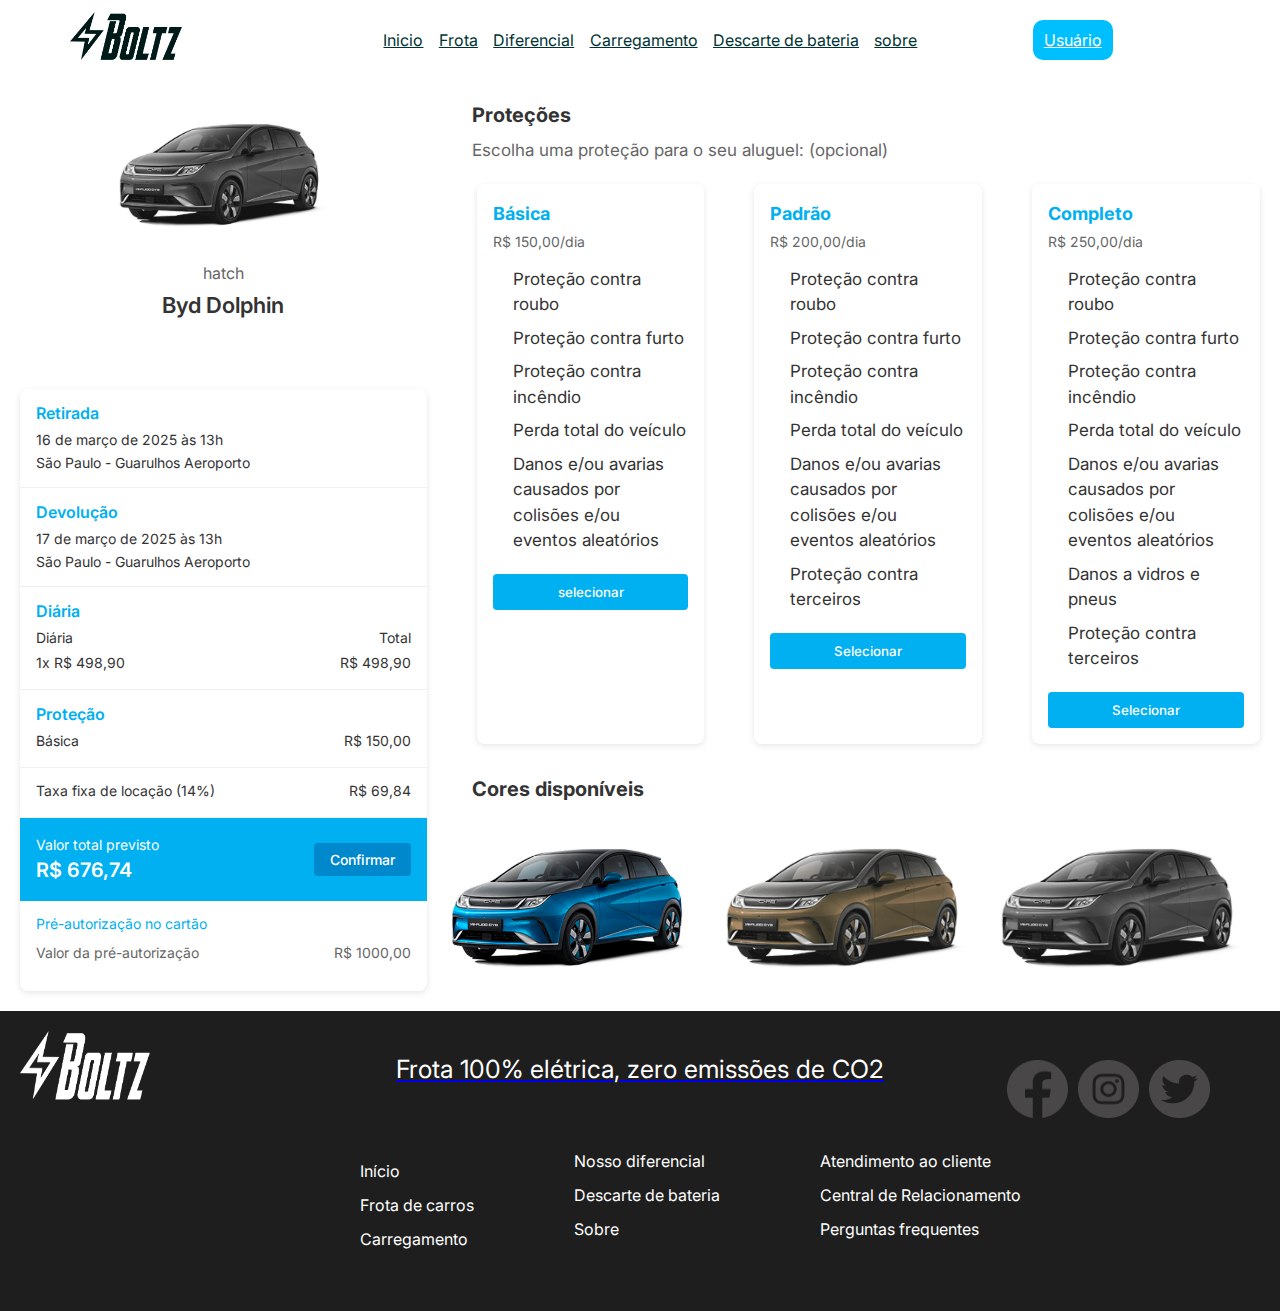
<file: aluguel.html>
<!DOCTYPE html>
<html lang="pt-br">

<head>
  <meta charset="UTF-8">
  <meta name="viewport" content="width=device-width, initial-scale=1.0">
  <link rel="stylesheet" href="css/aluguel.css">
  <title>Boltz</title>
  <script src="js/aluguel.js"></script>
</head>

<body>
  <main>
    <header>
      <div id="logo">
          <img src="imagem/LOGO-BOLTZ.png" />
      </div>
      <nav class="navbar">
        <div class="navegation">
          <a href="index.html">Inicio</a>
          <a href="uc2-frota.html">Frota</a>
          <a href="diferencial.html">Diferencial</a>
          <a href="pontosCarregamento.html">Carregamento</a>
          <a href="recicle.html">Descarte de bateria</a>
          <a href="sobre.html">sobre</a>
          <div class="login"><a href="usuario.html">Usuário</a></div>
          </div>
      </nav>
  </header>
    <div class="conteudo">

      <div class="secao-carro">
        <div class="container-imagem-carro">
          <img src="imagem/byd_preto.png" alt="Byd Dolphin" class="imagem-carro">
        </div>
        <div class="info-carro">
          <div class="tipo-carro">hatch</div>
          <div class="nome-carro">Byd Dolphin</div>
        </div>
      </div>

      <div class="cartao-aluguel">

        <div class="secao">
          <div class="titulo-retirada">Retirada</div>
          <div class="dados-secao">16 de março de 2025 às 13h</div>
          <div class="dados-secao">São Paulo - Guarulhos Aeroporto</div>
        </div>

        <div class="secao">
          <div class="titulo-devolucao">Devolução</div>
          <div class="dados-secao">17 de março de 2025 às 13h</div>
          <div class="dados-secao">São Paulo - Guarulhos Aeroporto</div>
        </div>

        <div class="secao">
          <div class="titulo-diaria">Diária</div>
          <div class="linha">
            <div class="coluna">Diária</div>
            <div class="coluna-direita">Total</div>
          </div>
          <div class="linha">
            <div class="coluna">1x R$ 498,90</div>
            <div class="coluna-direita">R$ 498,90</div>
          </div>
        </div>

        <div class="secao">
          <div class="titulo-protecao">Proteção</div>
          <div class="linha">
            <div class="coluna">Básica</div>
            <div class="coluna-direita">R$ 150,00</div>
          </div>
        </div>

        <div class="secao">
          <div class="linha">
            <div class="coluna">Taxa fixa de locação (14%)</div>
            <div class="coluna-direita">R$ 69,84</div>
          </div>
        </div>

        <div class="secao-total">
          <div class="coluna-total">
            <div class="rotulo-total">Valor total previsto</div>
            <div class="valor-total">R$ 676,74</div>
          </div>
          <button class="botao-confirmar" onclick="showModal()">Confirmar</button>
        </div>

        <div class="secao-autorizacao">
          <div class="titulo-autorizacao">Pré-autorização no cartão</div>
          <div class="linha">
            <div class="coluna">Valor da pré-autorização</div>
            <div class="coluna-direita">R$ 1000,00</div>
          </div>
        </div>
      </div>

      <div class="secao-protecoes">
        <h2>Proteções</h2>
        <p>Escolha uma proteção para o seu aluguel: (opcional)</p>

        <div class="cartoes-protecao">

          <div class="cartao-protecao">
            <div class="cabecalho-protecao">
              <h3>Básica</h3>
              <div class="preco-protecao">R$ 150,00/dia</div>
            </div>
            <div class="recursos-protecao">
              <div class="recurso-protecao">Proteção contra roubo</div>
              <div class="recurso-protecao">Proteção contra furto</div>
              <div class="recurso-protecao">Proteção contra incêndio</div>
              <div class="recurso-protecao">Perda total do veículo</div>
              <div class="recurso-protecao">Danos e/ou avarias causados por colisões e/ou eventos aleatórios</div>
            </div>
            <button class="botao-selecionar">selecionar</button>
          </div>


          <div class="cartao-protecao">
            <div class="cabecalho-protecao">
              <h3>Padrão</h3>
              <div class="preco-protecao">R$ 200,00/dia</div>
            </div>
            <div class="recursos-protecao">
              <div class="recurso-protecao">Proteção contra roubo</div>
              <div class="recurso-protecao">Proteção contra furto</div>
              <div class="recurso-protecao">Proteção contra incêndio</div>
              <div class="recurso-protecao">Perda total do veículo</div>
              <div class="recurso-protecao">Danos e/ou avarias causados por colisões e/ou eventos aleatórios</div>
              <div class="recurso-protecao">Proteção contra terceiros</div>
            </div>
            <button class="botao-selecionar">Selecionar</button>
          </div>

          <div class="cartao-protecao">
            <div class="cabecalho-protecao">
              <h3>Completo</h3>
              <div class="preco-protecao">R$ 250,00/dia</div>
            </div>
            <div class="recursos-protecao">
              <div class="recurso-protecao">Proteção contra roubo</div>
              <div class="recurso-protecao">Proteção contra furto</div>
              <div class="recurso-protecao">Proteção contra incêndio</div>
              <div class="recurso-protecao">Perda total do veículo</div>
              <div class="recurso-protecao">Danos e/ou avarias causados por colisões e/ou eventos aleatórios</div>
              <div class="recurso-protecao">Danos a vidros e pneus</div>
              <div class="recurso-protecao">Proteção contra terceiros</div>
            </div>
            <button class="botao-selecionar">Selecionar</button>
          </div>
        </div>
      
      <div class="secao-cores">
        <h2>Cores disponíveis</h2>
        <div class="opcoes-cores">
          <div class="opcao-cor">
            <img src="imagem/byd_azul.png" id="azul" alt="Byd Dolphin Azul" class="imagem-cor">
          </div>
          <div class="opcao-cor">
            <img src="imagem/byd_bronze.png" id="bronze" alt="Byd Dolphin Bronze" class="imagem-cor">
          </div>
          <div class="opcao-cor">
            <img src="imagem/byd_preto.png" id="preto" alt="Byd Dolphin Cinza" class="imagem-cor">
          </div>
        </div>
      </div>
    </div>
  </div>
  </main>
  <div class="modal" id="modal">
    <div class="modal-content">
      <h3>Formulario de Pagamento</h3>
      <div class="dados-pessoais">
        <h2>Dados Pessoais</h2>
        <form action="">
          <div class="campo">
            <label for="nome">Nome completo</label>
            <input type="text" name="nome" id="nome" required>
          </div>
          <div class="campo">
            <label for="cpf">CPF</label>
            <input type="text" name="cpf" id="cpf" required>
          </div>
          <div class="campo">
            <label for="email">Email</label>
            <input type="email" name="email" id="email" required>
          </div>
          <div class="campo">
            <label for="tel">Telefone</label>
            <input type="tel" name="tel" id="tel">
          </div>

         <h2>Informações adicionais</h2>

         <div class="check">
          <label id="hora">Na data e hora da retirada você chega por voo?</label>
          <label for="">
            <input type="radio" name="adicionais" value="sim">Sim
          </label>
            <label for="">
              <input type="radio" name="adicionais" value="nao">Não
            </label>
            <label id="hora"for="">Companhia aérea</label>
            <select name="" id="voo">
              <option selected disabled value="">Selecione</option>
              <option value="">Aerolineas Argentina</option>
              <option value="">Aeromexico</option>
              <option value="">Air Canada</option>
              <option value="">Air China</option>
              <option value="">Air Europa</option>
              <option value="">Air France</option>
              <option value="">AZUL</option>
              <option value="">BoA</option>
              <option value="">Condor</option>
              <option value="">Delta</option>
              <option value="">Emirates</option>
            </select>
            <div class="numero">
              <label for="numero">Número do voo</label>
              <input type="text" name="numero" id="numero" required>
            </div>
          </div>
          <div class="pagamento">
            <label id="opcoes">Opções de pagamento</label>
            <a href="#"><img src="imagem/cartao.png" alt="" width="200px"></a>
            <a href="#"><img src="imagem/dinheiro.png" alt="" width="200px"></a>

            <h2>Dados do Cartão</h2>
            <div class="credito">
                <div class="cartao">
                    <input type="text" placeholder="Número do cartão">
                    <input type="text" placeholder="Validade">
                    <input type="text" placeholder="Nome do titular">
                    <input type="text" placeholder="CVV">
                </div>
            </div>
            <div class="termos">
              <label>
                  <input type="checkbox"> Estou ciente e de acordo com os termos e condições do pré pagamento.
              </label>
              <div class="botao-formulario">
              <a href="#">
              <button type="button" class="reserva" onclick="window.location.href='usuario.html'">Reservar</button>
              <button type="button" class="voltar" onclick="window.location.href='aluguel.html'">Voltar</button>
            </div>
              
          </div>
       </form>
      </div>
    </div>
  </div>
  </div>
  <footer>
     <div class="logo">
      <img src="imagem/LOGO-BOLTZ2.png" alt="Boltz Logo">
  </div>

    <div class="banner">
        Frota 100% elétrica, zero emissões de CO2
    </div>

    <div class="footer-grupo">
        <div class="footer-texto">
            <a href="#">Início</a>
            <a href="#">Frota de carros</a>
            <a href="#">Carregamento</a>
        </div>
        <div class="footer-texto">
            <a href="#">Nosso diferencial</a>
            <a href="#">Descarte de bateria</a>
            <a href="#">Sobre</a>
        </div>
        <div class="footer-texto">
            <a href="#">Atendimento ao cliente</a>
            <a id="central" href="#">Central de Relacionamento</a>
            <a id="perguntas" href="#">Perguntas frequentes</a>
        </div>
    </div>

    <div class="social">
        <img id="icon1" src="imagem/face_cinza.png" alt="">
        <img id="icon2" src="imagem/insta_cinza.png" alt="">
        <img id="icon3" src="imagem/twitter_cinza.png" alt="">
    </div>
</footer>
  </div>
</body>
<div vw class="enabled">
  <div vw-access-button class="active"></div>
  <div vw-plugin-wrapper>
  <div class="vw-plugin-top-wrapper"></div>
  </div>
</div>
<script src="https://vlibras.gov.br/app/vlibras-plugin.js"></script>
<script>
new window.VLibras.Widget('https://vlibras.gov.br/app');
</script>
</div>
</html>
</file>
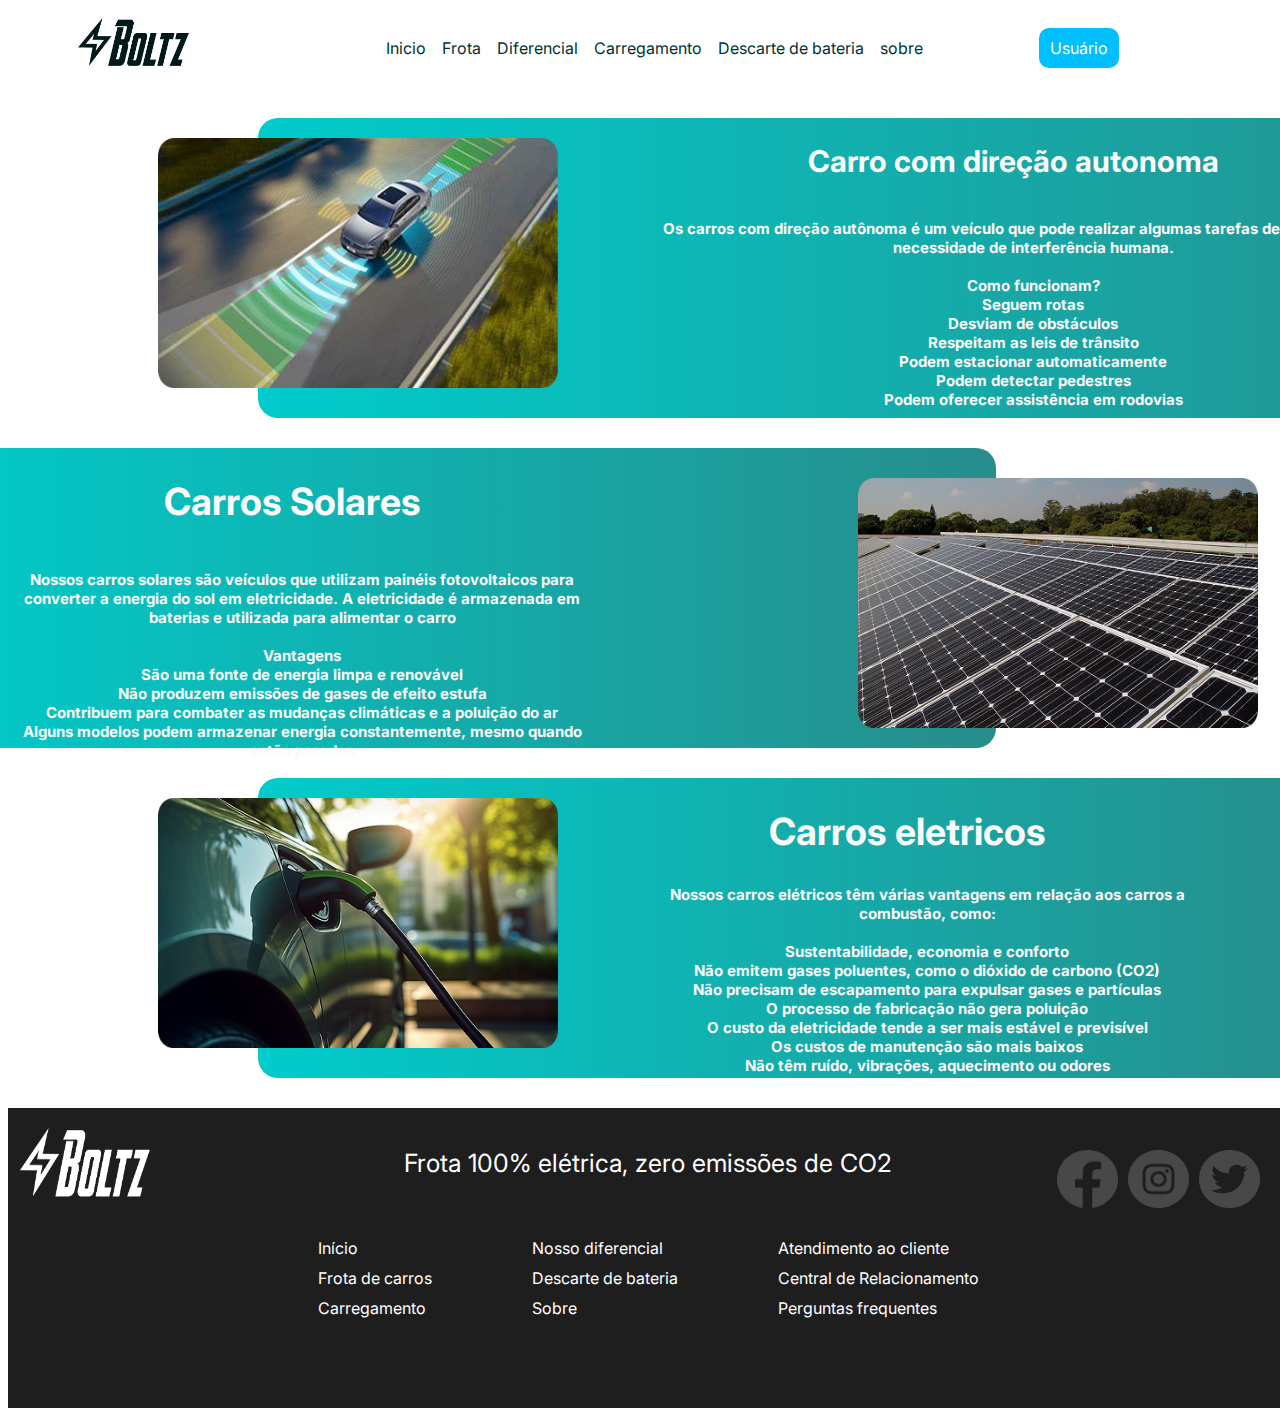
<file: diferencial.html>
<!DOCTYPE html>
<html lang="en">
<head>
    <meta charset="UTF-8">
    <meta name="viewport" content="width=device-width, initial-scale=1.0">
    <title>Diferencial</title>
    <link rel="stylesheet" href="css/diferencial.css" type="text/css" />
</head>
<body>
    
    <header>
        <div id="logo">
            <a href="index.html"><img src="imagem/LOGO-BOLTZ.png" /></a>
        </div>
        <nav class="navbar">
            <div class="navegation">
                <a href="index.html">Inicio</a>
                <a href="uc2-frota.html">Frota</a>
                <a href="diferencial.html">Diferencial</a>
                <a href="pontosCarregamento.html">Carregamento</a>
                <a href="recicle.html">Descarte de bateria</a>
                <a href="sobre.html">sobre</a>
                <div class="login"><a href="usuario.html">Usuário</a></div>
                </div>
        </nav>
    </header>

    <div vw class="enabled">
        <div vw-access-button class="active"></div>
        <div vw-plugin-wrapper>
        <div class="vw-plugin-top-wrapper"></div>
        </div>
  </div>
  <script src="https://vlibras.gov.br/app/vlibras-plugin.js"></script>
  <script>
    new window.VLibras.Widget('https://vlibras.gov.br/app');
  </script>
    </div>
    <img src="imagem/OIP (1).png" id="autonomaD" />
    <div class="direitaD1">
        <h2 id="direitaD">Carro com direção autonoma </h2><strong>
        <p id="paraDireitaD">Os carros com direção autônoma é um veículo que pode realizar algumas tarefas de condução sem a necessidade de interferência humana. <br><br>
          Como funcionam? <br>
          
              Seguem rotas <br>
              Desviam de obstáculos <br>
              Respeitam as leis de trânsito <br>
              Podem estacionar automaticamente <br>
              Podem detectar pedestres <br>
              Podem oferecer assistência em rodovias </p>
    </div>
    <img src="imagem/R (1) 1.png" id="solarD" />
    <div class="esquerdaD">
        <h2 id="esquerdaTD">Carros Solares</h2>
        <p id="paraEsquerdaD">Nossos carros solares são veículos que utilizam painéis fotovoltaicos para converter a energia do sol em eletricidade. A eletricidade é armazenada em baterias e utilizada para alimentar o carro <br><br>
          Vantagens <br>
          São uma fonte de energia limpa e renovável<br>
          Não produzem emissões de gases de efeito estufa<br>
          Contribuem para combater as mudanças climáticas e a poluição do ar<br>
          Alguns modelos podem armazenar energia constantemente, mesmo quando estão parados</p>
    </div>
    <img src="imagem/carro-eletrico-como-carregar 1.png" id="eletricoD" />
    <div class="direitaD2">
        <h2 id="direitaD">Carros eletricos</h2>
        <p id="paraDireitaD">Nossos carros elétricos têm várias vantagens em relação aos carros a combustão, como:<br><br>
          Sustentabilidade, economia e conforto <br>
          Não emitem gases poluentes, como o dióxido de carbono (CO2)<br>
          Não precisam de escapamento para expulsar gases e partículas<br>
          O processo de fabricação não gera poluição <br>
          O custo da eletricidade tende a ser mais estável e previsível<br>
          Os custos de manutenção são mais baixos <br>
          Não têm ruído, vibrações, aquecimento ou odores<br>
          </p></strong>
    </div>


    <footer>
        <div class="logo">
         <img src="imagem/LOGO-BOLTZ2.png" alt="Boltz Logo">
     </div>
   
       <div class="banner">
           Frota 100% elétrica, zero emissões de CO2
       </div>
   
       <div class="footer-grupo">
           <div class="footer-texto">
               <a href="#">Início</a>
               <a href="#">Frota de carros</a>
               <a href="#">Carregamento</a>
           </div>
           <div class="footer-texto">
               <a href="#">Nosso diferencial</a>
               <a href="#">Descarte de bateria</a>
               <a href="#">Sobre</a>
           </div>
           <div class="footer-texto">
               <a href="#">Atendimento ao cliente</a>
               <a id="central" href="#">Central de Relacionamento</a>
               <a id="perguntas" href="#">Perguntas frequentes</a>
           </div>
       </div>
   
       <div class="social">
           <img id="icon1" src="imagem/face_cinza.png" alt="">
           <img id="icon2" src="imagem/insta_cinza.png" alt="">
           <img id="icon3" src="imagem/twitter_cinza.png" alt="">
       </div>
   </footer>                  
</body>
</html>
</file>
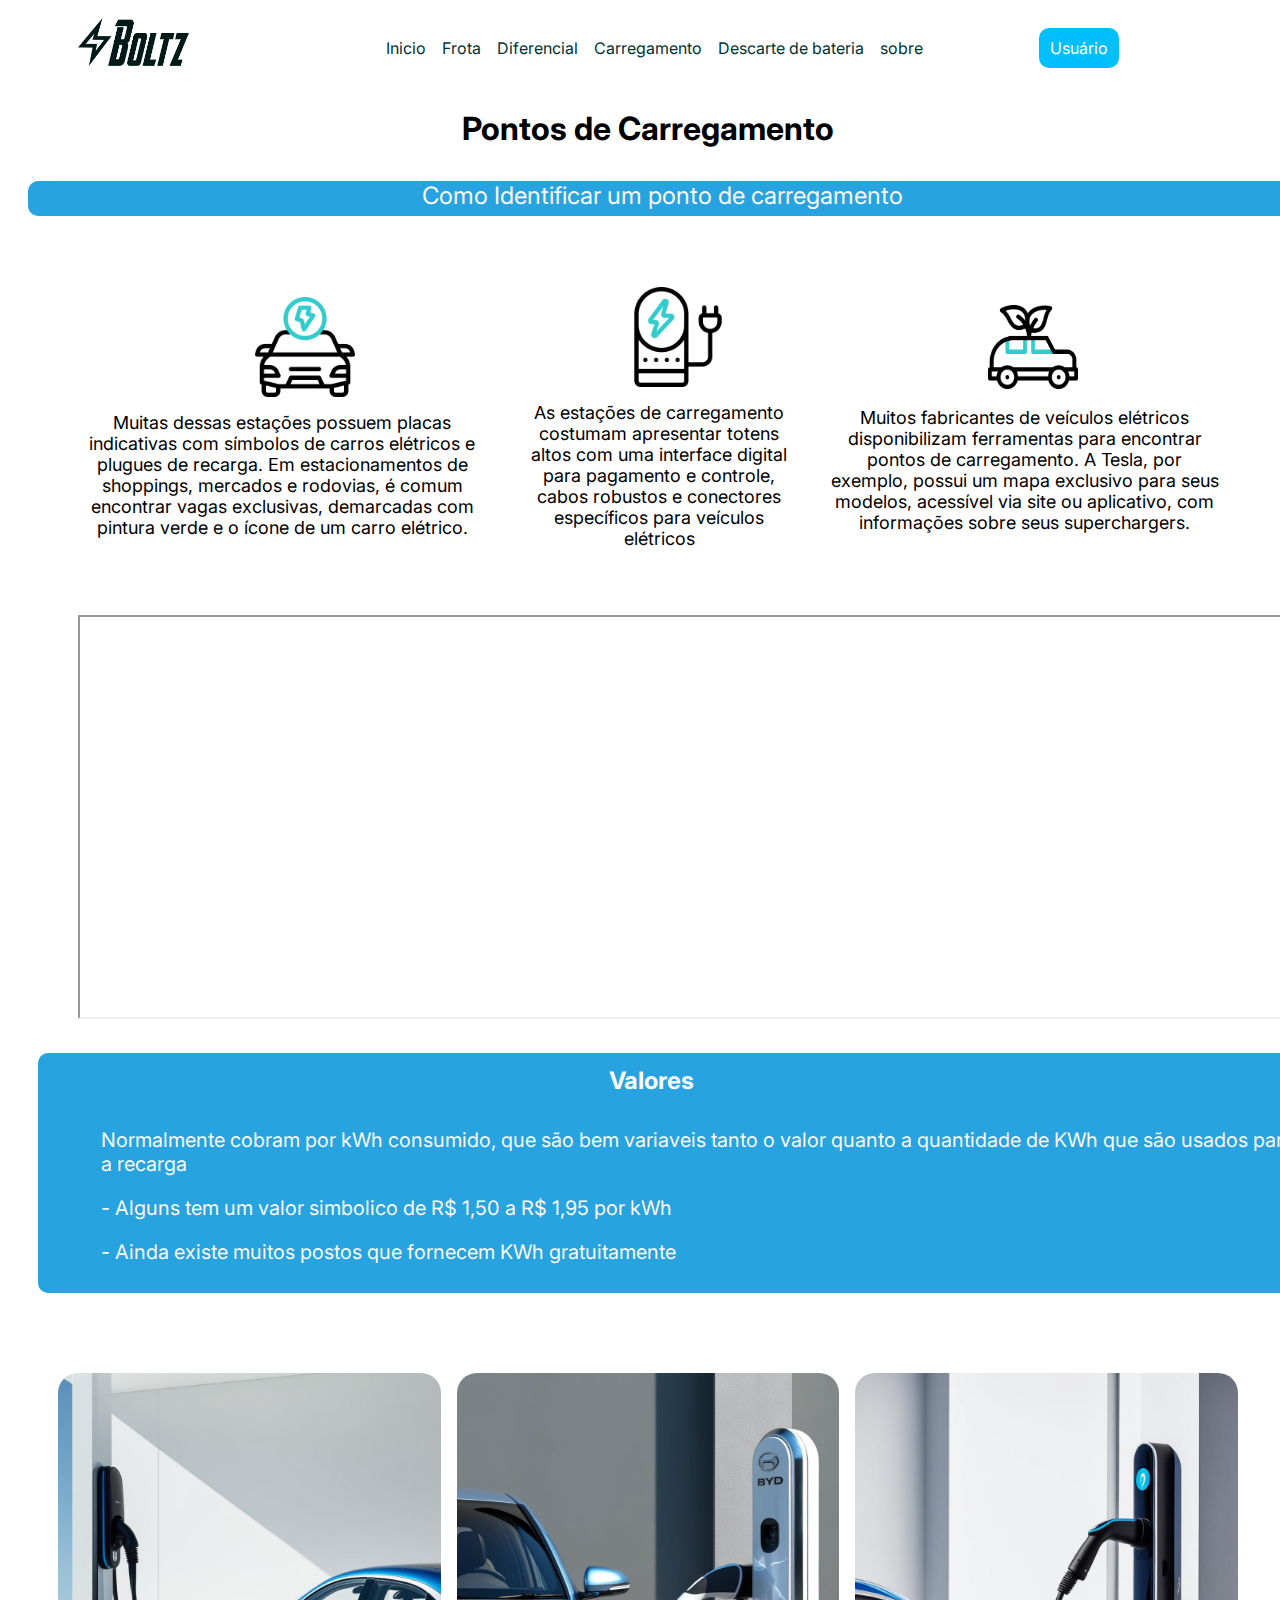
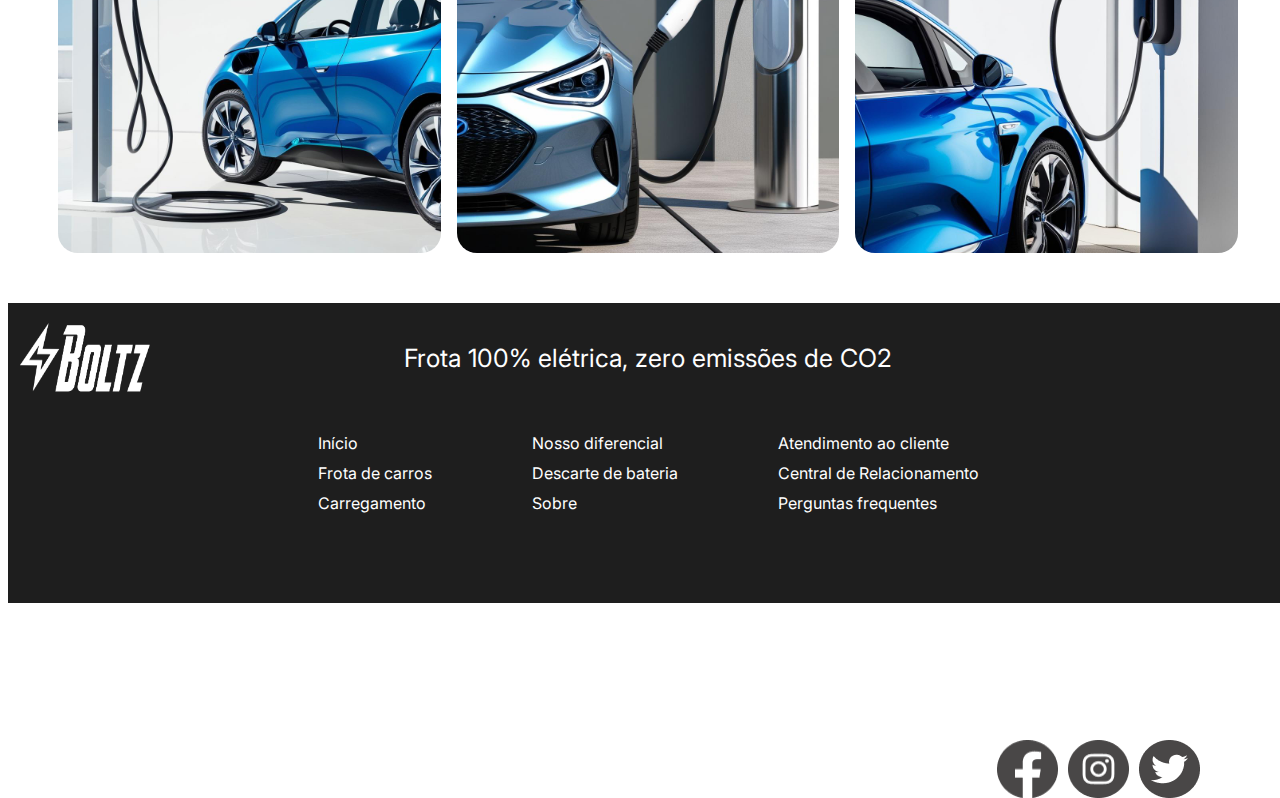
<file: pontosCarregamento.html>
<!DOCTYPE html>
<html lang="en">
<head>
    <meta charset="UTF-8">
    <meta name="viewport" content="width=device-width, initial-scale=1.0">
    <title>Pontos de Carregamento</title>
    <link rel="stylesheet" href="css/pontosCarregamento.css" type="text/css" />
</head>
<body>
    <header>
        <div id="logo">
            <a href="index.html"><img src="imagem/LOGO-BOLTZ.png" /></a>
        </div>
        <nav class="navbar">
            <div class="navegation">
                <a href="index.html">Inicio</a>
                <a href="uc2-frota.html">Frota</a>
                <a href="diferencial.html">Diferencial</a>
                <a href="pontosCarregamento.html">Carregamento</a>
                <a href="recicle.html">Descarte de bateria</a>
                <a href="sobre.html">sobre</a>
                <div class="login"><a href="usuario.html">Usuário</a></div>
                </div>
        </nav>
    </header>
        
    </header>

    <div vw class="enabled">
        <div vw-access-button class="active"></div>
        <div vw-plugin-wrapper>
        <div class="vw-plugin-top-wrapper"></div>
        </div>
  </div>
  <script src="https://vlibras.gov.br/app/vlibras-plugin.js"></script>
  <script>
    new window.VLibras.Widget('https://vlibras.gov.br/app');
  </script>
    </div>

    <h1 id="tituloP">Pontos de Carregamento</h1>

    <div>
        <h2 id="identificarP">Como Identificar um ponto de carregamento</h2>
    </div>

    <section class="pontosP">
        <div id="centralizar">
            <div id="ponto1">
            </div>
           <p class="postoConhecerP">Muitas dessas estações possuem placas indicativas com símbolos de carros elétricos e plugues de recarga. Em estacionamentos de shoppings, mercados e rodovias, é comum encontrar vagas exclusivas, demarcadas com pintura verde e o ícone de um carro elétrico.</p>
        </div>
        <div class="pontoP">
            <div id="ponto2"></div>
            <p class="postoConhecerP">As estações de carregamento costumam apresentar totens altos com uma interface digital para pagamento e controle, cabos robustos e conectores específicos para veículos elétricos</p>
        </div>
        <div class="pontoP">
            <div id="ponto3"></div>
            <p class="postoConhecerP">Muitos fabricantes de veículos elétricos disponibilizam ferramentas para encontrar pontos de carregamento. A Tesla, por exemplo, possui um mapa exclusivo para seus modelos, acessível via site ou aplicativo, com informações sobre seus superchargers.</p>
        </div>
    </section>

    <div class="mapaP">
        <iframe src="https://www.google.com/maps/embed?pb=!1m16!1m12!1m3!1d81674.26313230809!2d-46.72227430408097!3d-23.69170101889865!2m3!1f0!2f0!3f0!3m2!1i1024!2i768!4f13.1!2m1!1spontos%20de%20carregamento%20de%20carro%20eletrico!5e0!3m2!1spt-BR!2sbr!4v1742580186336!5m2!1spt-BR!2sbr" width="1200" height="400" style="border:5;" allowfullscreen="" loading="lazy" referrerpolicy="no-referrer-when-downgrade"></iframe>
     </div>

    <section class="valorP">
        <h2 id="valorTabelaP">Valores</h2>
        <p id="valor1P">Normalmente cobram por kWh consumido, que são bem variaveis tanto o valor quanto a quantidade de KWh que são usados para a recarga</p>
        <p id="valor1P">- Alguns tem um valor simbolico de R$ 1,50 a R$ 1,95 por kWh</p>
        <p id="valor1P">- Ainda existe muitos postos que fornecem KWh gratuitamente</p>
    </section>
    
    <div class="listaP">
        <div class="itemP">
            <img src="imagem/Carro eletrico azul carregando em um ponto de carregador de carro eletrico, minimalista.jpg" class="fotoP"/>
            <p class="paraP">Muitos shopping e mercados estão instalando pontos de carregamento em seus estacionamentos, oferecendo aos clientes a conveniência de recarregar seus carros enquanto fazem compras.</p>
        </div>
  
        <div class="itemP">
            <img src="imagem/Carro eletrico azul BYD carregando em um ponto de carregador de carro eletrico, minimalista.jpg" class="fotoP"/>
            <p class="paraP">Alguns postos de combustível tradicionais estão começando a oferecer pontos de carregamento para veículos elétricos, acompanhando a crescente demanda por essa tecnologia.</p>
        </div>
  
        <div class="itemP">
            <img src="imagem/Carro eletrico azul carregando em um ponto de carregador de carro eletrico .jpg" class="fotoP"/>
            <p class="paraP">Estacionamentos em prédios comerciais, hotéis e outros locais públicos também podem oferecer pontos de carregamento.</p>
        </div>
    </div>

    <footer>
        <div class="logo">
         <img src="imagem/LOGO-BOLTZ2.png" alt="Boltz Logo">
     </div>
   
       <div class="banner">
           Frota 100% elétrica, zero emissões de CO2
       </div>
   
       <div class="footer-grupo">
           <div class="footer-texto">
               <a href="#">Início</a>
               <a href="#">Frota de carros</a>
               <a href="#">Carregamento</a>
           </div>
           <div class="footer-texto">
               <a href="#">Nosso diferencial</a>
               <a href="#">Descarte de bateria</a>
               <a href="#">Sobre</a>
           </div>
           <div class="footer-texto">
               <a href="#">Atendimento ao cliente</a>
               <a id="central" href="#">Central de Relacionamento</a>
               <a id="perguntas" href="#">Perguntas frequentes</a>
           </div>
       </div>
   
       <div class="social">
           <img id="icon1" src="imagem/face_cinza.png" alt="">
           <img id="icon2" src="imagem/insta_cinza.png" alt="">
           <img id="icon3" src="imagem/twitter_cinza.png" alt="">
       </div>
   </footer>                   
</body>
</html>
</file>
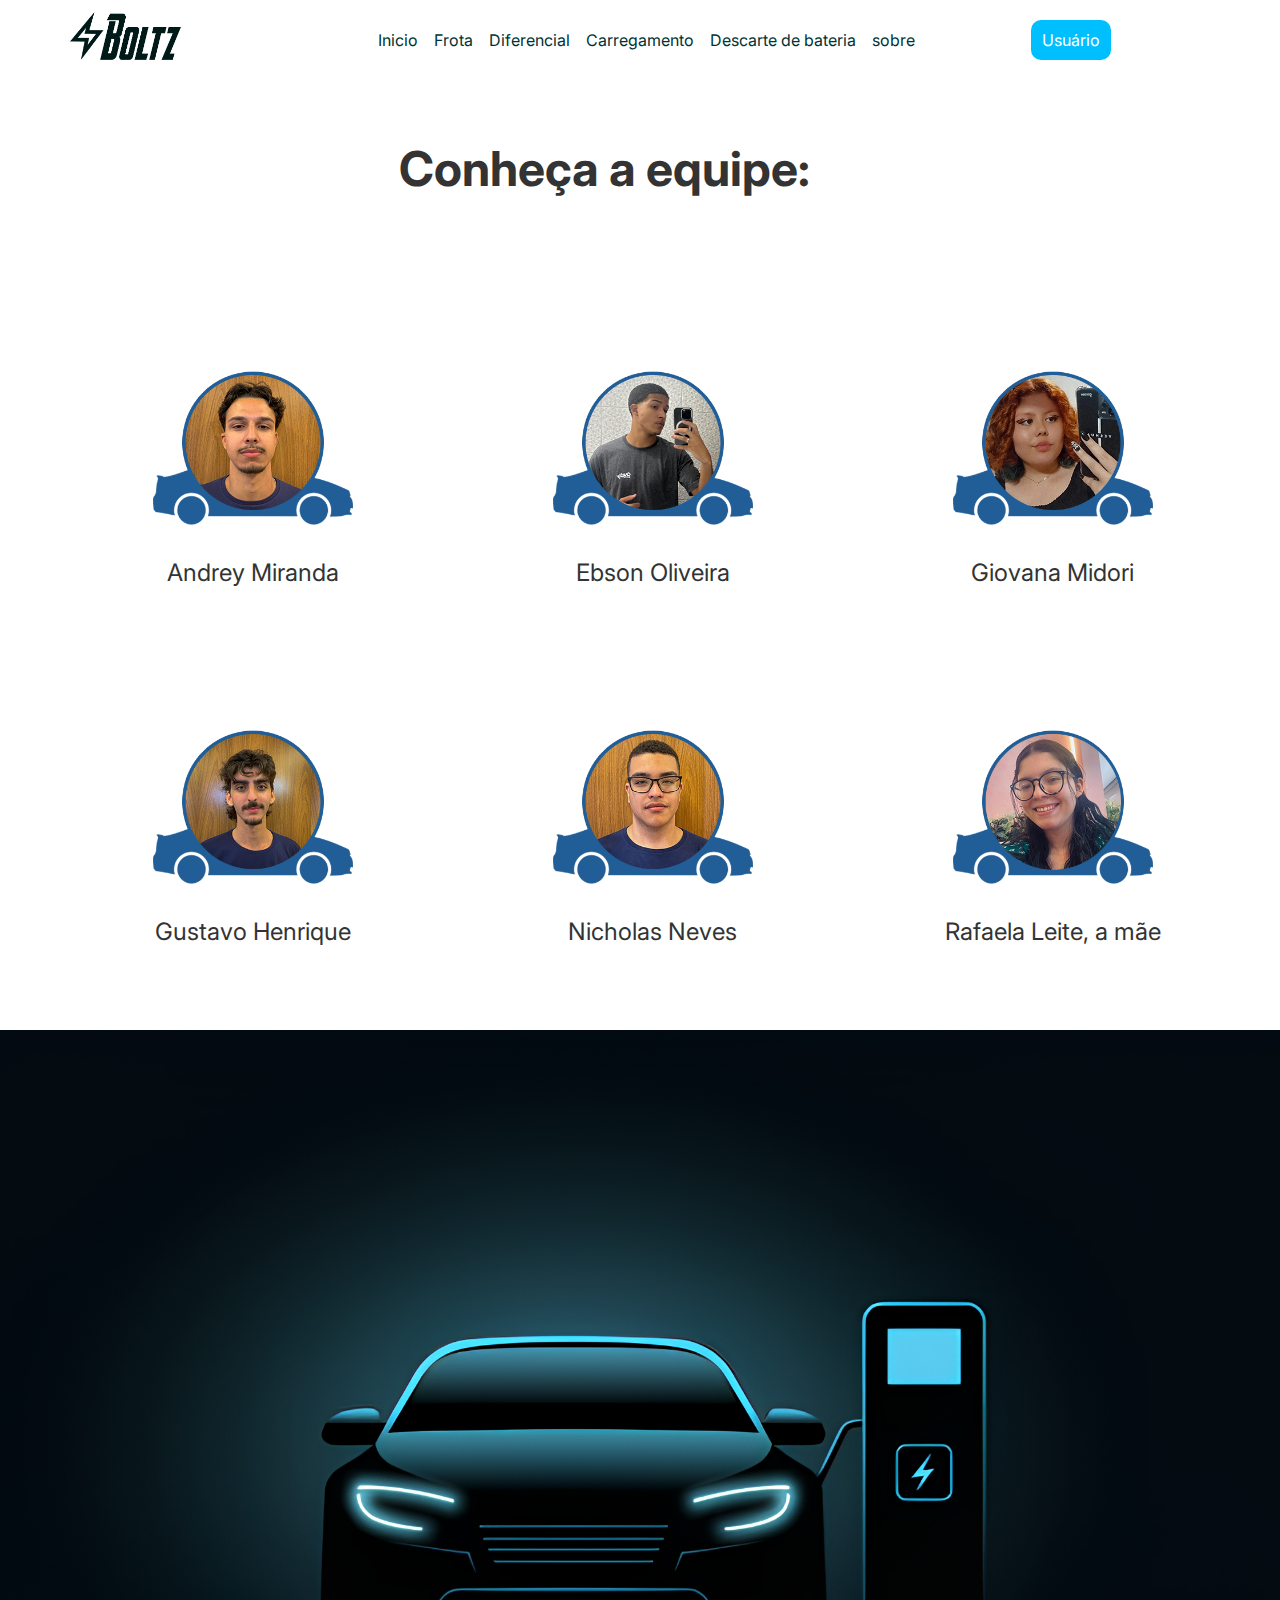
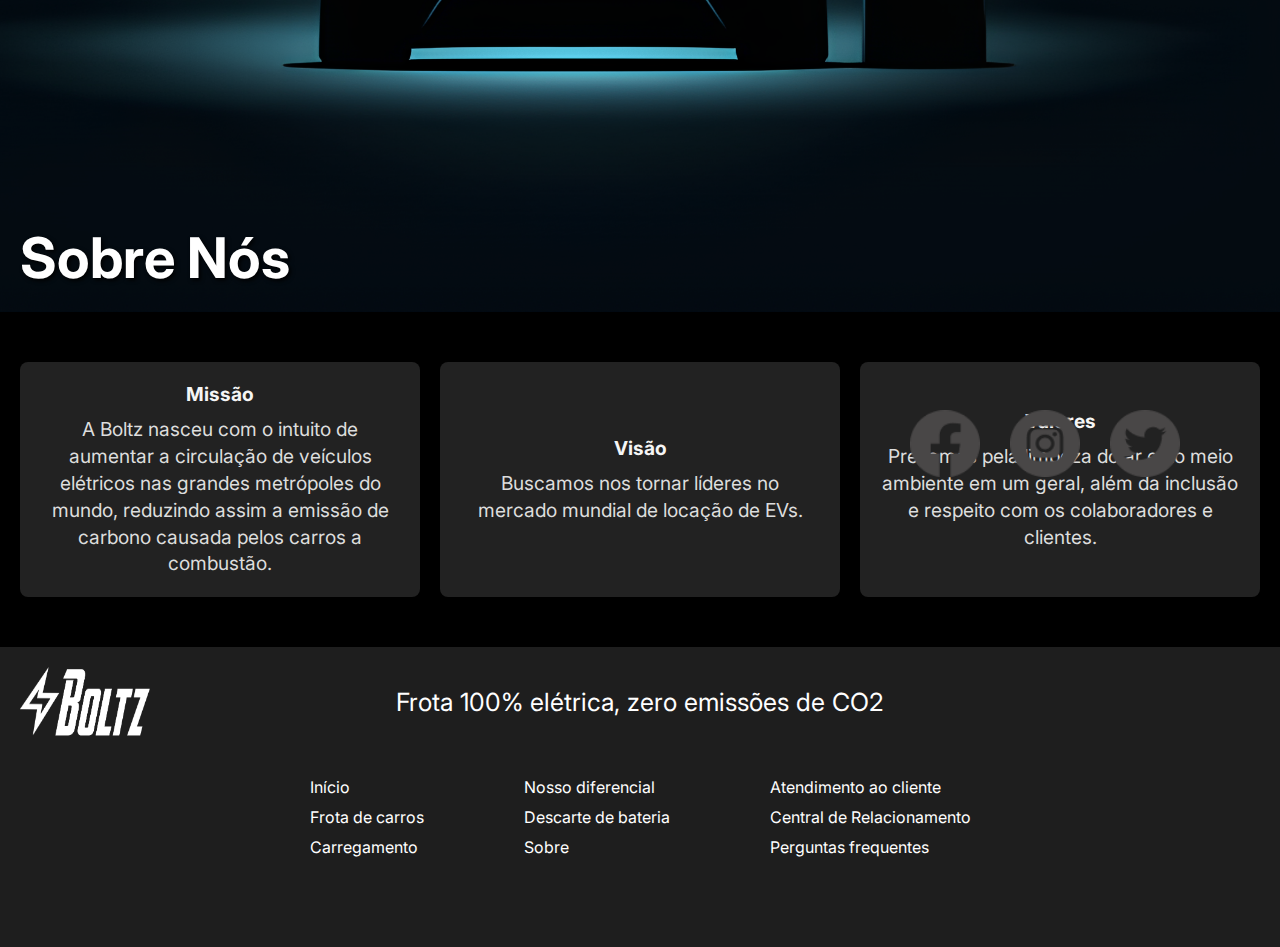
<file: sobre.html>
<!DOCTYPE html>
<html lang="pt-BR">
<head>
    <meta charset="UTF-8">
    <meta name="viewport" content="width=device-width, initial-scale=1.0">
    <title>Sobre Nós</title>
    <link rel="stylesheet" href="css/sobre.css" type="text/css">
</head>
<body>
    
    <header>
        <div id="logo">
            <img src="imagem/LOGO-BOLTZ.png" />
        </div>
        <nav class="navbar">
            <div class="navegation">
                <a href="index.html">Inicio</a>
                <a href="uc2-frota.html">Frota</a>
                <a href="diferencial.html">Diferencial</a>
                <a href="pontosCarregamento.html">Carregamento</a>
                <a href="recicle.html">Descarte de bateria</a>
                <a href="sobre.html">sobre</a>
                <div class="login"><a href="usuario.html">Usuário</a></div>
                </div>
        </nav>
    </header>

    <section class="integrantes">
        <h1 id="t1"> <br>Conheça a equipe:</h1>
        <div class="integrante">
            <div id="cyber"></div>
            <p>Andrey Miranda</p>
        </div>
        <div class="integrante">
            <div id="ebso"></div>
            <p>Ebson Oliveira</p>
        </div>
        <div class="integrante">
            <div id="midori"></div>
            <p>Giovana Midori</p>
        </div>
        <div class="integrante">
            <div id="gustagol"></div>
            <p>Gustavo Henrique</p>
        </div>
        <div class="integrante">
            <div id="eu"></div>
            <p>Nicholas Neves</p>
        </div>
        <div class="integrante">
            <div id="rafa"></div>
            <p>Rafaela Leite, a mãe</p>
        </div>
    </section>

    <section class="imagem-topo">
        <h1>Sobre Nós</h1>
    </section>
    <section id="mvv">
            <div id="m1">
                <h3>Missão</h3>
                <p>A Boltz nasceu com o intuito de aumentar a circulação de veículos elétricos nas grandes metrópoles do mundo, reduzindo assim a emissão de carbono causada pelos carros a combustão.</p>
            </div>
            <div id="v1">
                <h3>Visão</h3>
                <p>Buscamos nos tornar líderes no mercado mundial de locação de EVs.
                </p>
            </div>
            <div id="v2">
                <h3>Valores</h3>
                <p>Prezamos pela limpeza do ar e do meio ambiente em um geral, além da inclusão e respeito com os colaboradores e clientes.</p>
            </div>
    </section>

    <footer>
        <div class="logo">
         <img src="imagem/LOGO-BOLTZ2.png" alt="Boltz Logo">
     </div>
   
       <div class="banner">
           Frota 100% elétrica, zero emissões de CO2
       </div>
   
       <div class="footer-grupo">
           <div class="footer-texto">
               <a href="#">Início</a>
               <a href="#">Frota de carros</a>
               <a href="#">Carregamento</a>
           </div>
           <div class="footer-texto">
               <a href="#">Nosso diferencial</a>
               <a href="#">Descarte de bateria</a>
               <a href="#">Sobre</a>
           </div>
           <div class="footer-texto">
               <a href="#">Atendimento ao cliente</a>
               <a id="central" href="#">Central de Relacionamento</a>
               <a id="perguntas" href="#">Perguntas frequentes</a>
           </div>
       </div>
   
       <div class="social">
           <img id="icon1" src="imagem/face_cinza.png" alt="">
           <img id="icon2" src="imagem/insta_cinza.png" alt="">
           <img id="icon3" src="imagem/twitter_cinza.png" alt="">
       </div>
   </footer>         
    
</body>
</html>
</file>
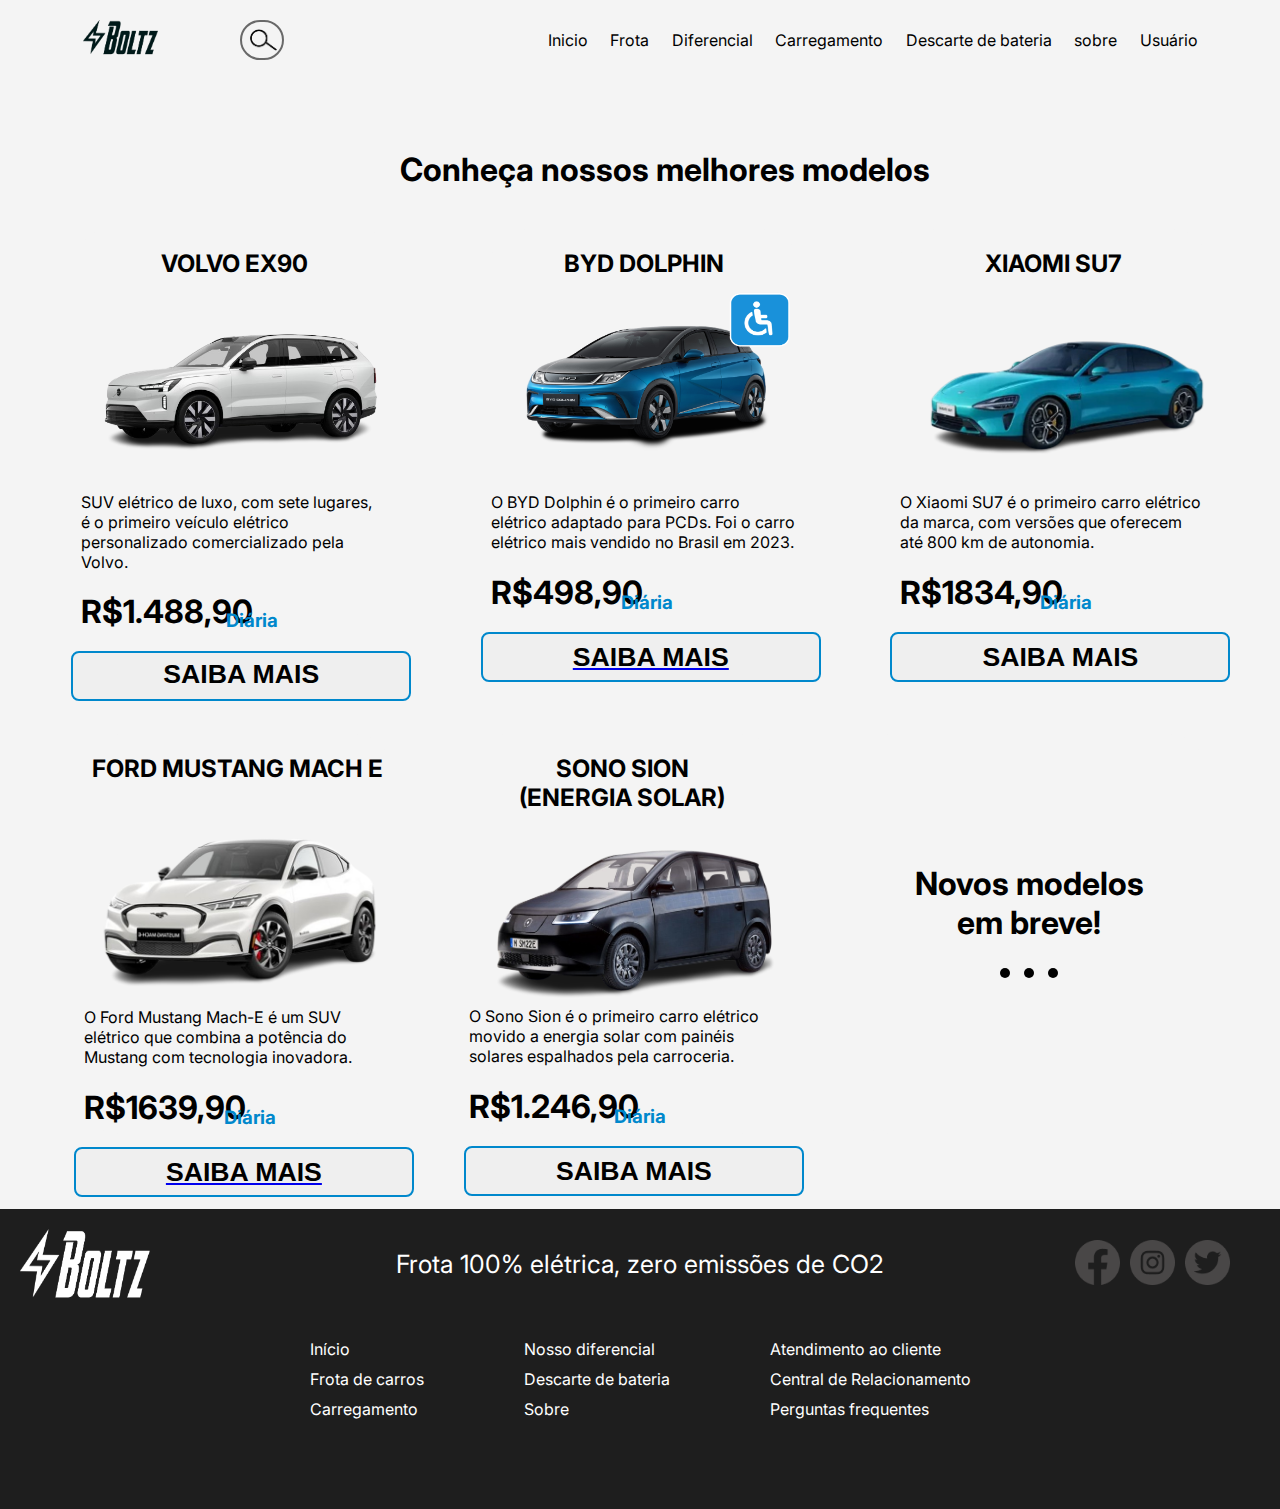
<file: uc2-frota.html>
<!DOCTYPE html>
<html lang="en">
<head>
    <meta charset="UTF-8">
    <meta name="viewport" content="width=device-width, initial-scale=1.0">
    <title>UC2</title>
    <link rel="stylesheet" href="css/uc2-frota.css">
</head>
<body>

    <main>
        <header>
            <div id="logo">
              <img src="imagem/LOGO-BOLTZ.png" />
            </div>
            <nav class="navbar">
                <div class="navegation">
                    <a href="index.html">Inicio</a>
                    <a href="uc2-frota.html">Frota</a>
                    <a href="diferencial.html">Diferencial</a>
                    <a href="pontosCarregamento.html">Carregamento</a>
                    <a href="recicle.html">Descarte de bateria</a>
                    <a href="sobre.html">sobre</a>
                    <div class="login"><a href="usuario.html">Usuário</a></div>
                    </div>
            </nav>
          </header>


            <div class="search-bar">
                <input type="text" placeholder="Pesquisa">
                <img src="imagem/lupa.png" >
                <i class="fa-solid fa-magnifying-glass"></i>
            </div>
     
            <div id="modelos"><h1>Conheça nossos melhores modelos</h1></div>

        <section id="caixa">
            <div id="caixa_container">
                <div class="volvo">
                    <h2>VOLVO EX90</h2>
                <img class="volvofrente" src="imagem/volvo_frente.png">
                <div class="descricao1">SUV elétrico de luxo, com sete lugares, <br> é o primeiro veículo elétrico personalizado comercializado pela Volvo.</div>
                <div class="preco1"><h1>R$1.488,90</h1><h3>Diária</h3></div>
                <a href="volvo.html"></a><div class="explorar1"><button><h1>SAIBA MAIS</h1></button></div></a>
                </div>


                <div class="dolphin">
                    <h2>BYD DOLPHIN</h2>
                <img class="dolphinlado" src="imagem/dolphin-frente-1-2.png">
                <div class="descricao">O BYD Dolphin é o primeiro carro elétrico adaptado para PCDs. Foi o carro elétrico mais vendido no Brasil em 2023. </div>
                <div class="preco"><h1>R$498,90 <h3>Diária</h3></h1> </div>
                <a href="byd.html"> <div class="explorar"><button><h1>SAIBA MAIS</h1></button></div></a>
                </div>

                
                <div class="xiaomi">
                    <h2>XIAOMI SU7</h2>
                <img class="xiaomitras" src="imagem/xiaomi_frente.png">
                <div class="descricao">O Xiaomi SU7 é o primeiro carro elétrico da marca, com versões que oferecem até 800 km de autonomia.</div>
                <div class="preco"><h1>R$1834,90</h1><h3>Diária</h3></div>
                <a href="xiaomi.html"></a><div class="explorar"><button><h1>SAIBA MAIS</h1></button></div></a>
                </div> 
                     
            </div>
        </section>

        <section id="carros">
            <div id="caixa_container">
                <div class="mustang">
                    <h2>FORD MUSTANG MACH E</h2>
                <img class="mustanglado" src="imagem/mustang-frente.png">
                <div class="descricao">O Ford Mustang Mach-E é um SUV elétrico que combina a potência do Mustang com tecnologia inovadora. </div>
                <div class="preco"><h1>R$1639,90</h1><h3>Diária</h3></div>
                <a href="ford.html"><div class="explorar"><button><h1>SAIBA MAIS</h1></button></div></a>
                </div>


                <div class="sion">
                    <h2>SONO SION <br>(ENERGIA SOLAR)</h2>
                <img class="sionlado" src="imagem/sono-frente.png">
                <div class="descricao2">O Sono Sion é o primeiro carro elétrico <br> movido a energia solar com painéis solares espalhados pela carroceria. </div>
                <div class="preco2"><h1>R$1.246,90</h1><h3>Diária</h3></div>
                <a href="sono.html"></a><div class="explorar2"><button><h1>SAIBA MAIS</h1></button></div></a>
                </div>


                <div class="desenvolvimento"><h1>Novos   modelos <br>em breve! </h1>
                <div class="loading">
                    <span></span>
                    <span></span>
                    <span></span>
                </div>
                </div>
            </div>
    </section>



    <footer>
        <div class="logo">
         <img src="imagem/LOGO-BOLTZ2.png" alt="Boltz Logo">
     </div>
   
       <div class="banner">
           Frota 100% elétrica, zero emissões de CO2
       </div>
   
       <div class="footer-grupo">
           <div class="footer-texto">
               <a href="#">Início</a>
               <a href="#">Frota de carros</a>
               <a href="#">Carregamento</a>
           </div>
           <div class="footer-texto">
               <a href="#">Nosso diferencial</a>
               <a href="#">Descarte de bateria</a>
               <a href="#">Sobre</a>
           </div>
           <div class="footer-texto">
               <a href="#">Atendimento ao cliente</a>
               <a id="central" href="#">Central de Relacionamento</a>
               <a id="perguntas" href="#">Perguntas frequentes</a>
           </div>
       </div>
   
   
       <div class="social">
           <img id="icon1" src="imagem/face_cinza.png" alt="">
           <img id="icon2" src="imagem/insta_cinza.png" alt="">
           <img id="icon3" src="imagem/twitter_cinza.png" alt="">
       </div>


   </footer>
           <div vw class="enabled">
                <div vw-access-button class="active"></div>
                <div vw-plugin-wrapper>
                <div class="vw-plugin-top-wrapper"></div>
                </div>
          </div>
          <script src="https://vlibras.gov.br/app/vlibras-plugin.js"></script>
          <script>
            new window.VLibras.Widget('https://vlibras.gov.br/app');
          </script>
            </div>
   </footer>

</main>
</body>
</html>
</file>
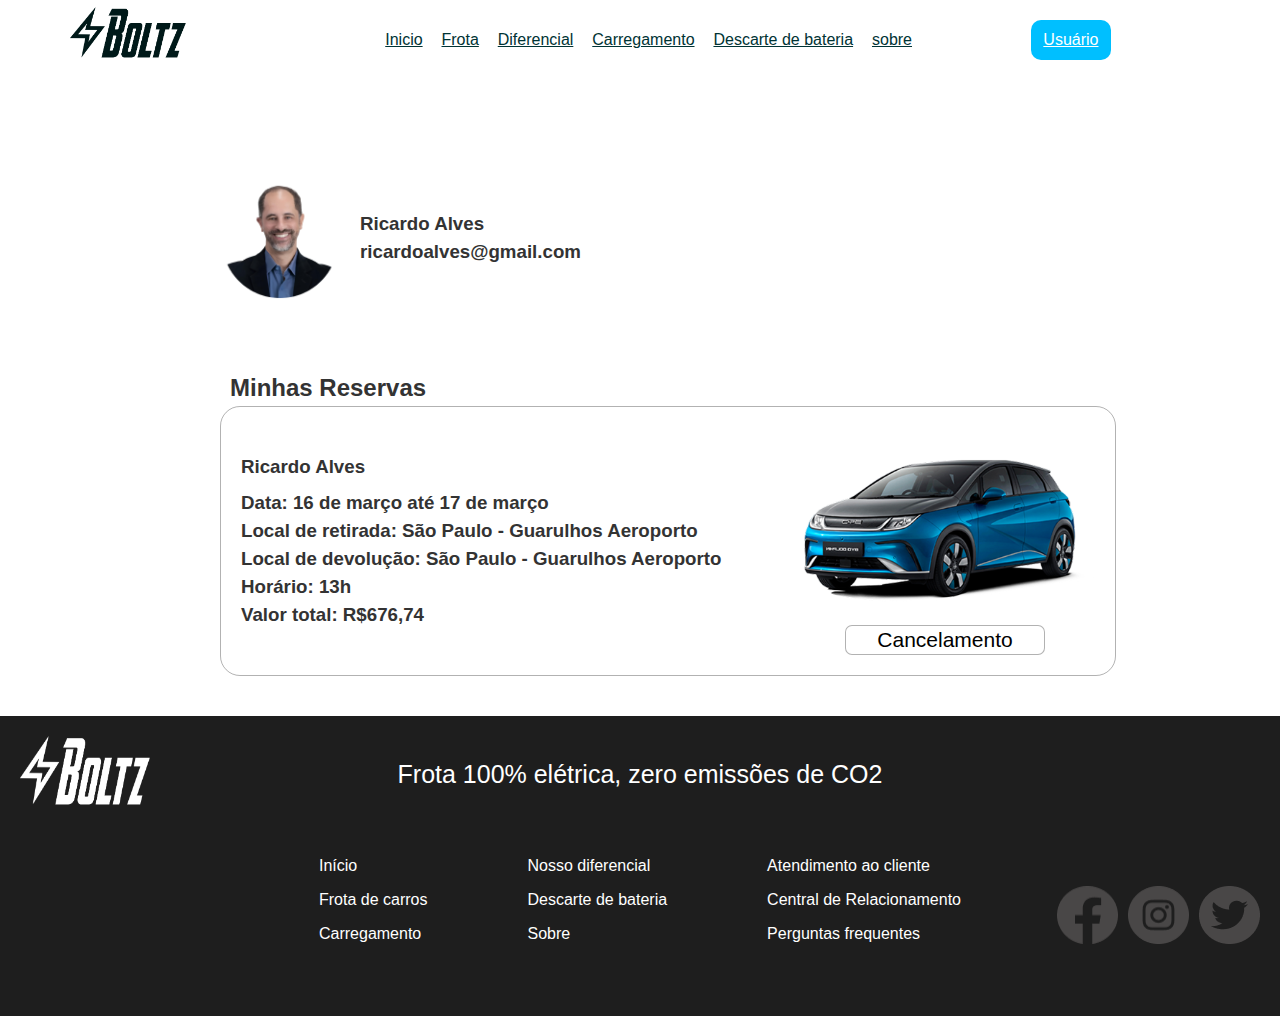
<file: usuario.html>
<!DOCTYPE html>
<html lang="en">

<head>
    <meta charset="UTF-8">
    <meta name="viewport" content="width=device-width, initial-scale=1.0">
    <link rel="stylesheet" href="css/usuario.css">
    <title>Boltz</title>
    <script src="js/usuario.js"></script>
</head>

<body>
    <main>
        <header>
            <div id="logo">
                <a href="index.html"><img src="imagem/LOGO-BOLTZ.png" /></a>
            </div>
            <nav class="navbar">
                <div class="navegation">
                    <a href="index.html">Inicio</a>
                    <a href="uc2-frota.html">Frota</a>
                    <a href="diferencial.html">Diferencial</a>
                    <a href="pontosCarregamento.html">Carregamento</a>
                    <a href="recicle.html">Descarte de bateria</a>
                    <a href="sobre.html">sobre</a>
                    <div class="login"><a href="usuario.html">Usuário</a></div>
                    </div>
            </nav>
        </header>

        <div id="imagem-usuario">
            <img src="imagem/ricardo.png" alt="" width="120px">
            <h3>Ricardo Alves <br>
                ricardoalves@gmail.com</h3>
        </div>

        <div vw class="enabled">
            <div vw-access-button class="active"></div>
            <div vw-plugin-wrapper>
            <div class="vw-plugin-top-wrapper"></div>
            </div>
      </div>

        <div class="historico">
            <h2>Minhas Reservas</h2>
        </div>

        <div class="alugado">
            <div class="dados">
                <h3>Ricardo Alves<h3>
                <p><strong>Data: 16 de março até 17 de março</strong></p>
                <p><strong>Local de retirada: São Paulo - Guarulhos Aeroporto</strong></p>
                <p><strong>Local de devolução: São Paulo - Guarulhos Aeroporto</strong></p>
                <p><strong>Horário: 13h</strong></p>
                <p><strong>Valor total: R$676,74</strong></p>
            </div>
            <div id="imagem-carro">
                <img src="imagem/byd_azul.png" alt="Carro Azul" width="300px">
                <button class="botao-cancelamento" onclick="showModal()">Cancelamento</button>
            </div>
        </div>

        <!-- Modal corrigido com ID -->
        <div id="modal" class="modal">
            <div class="modal-content">
                <a href="usuario2.html"><span onclick="hideModal()">&times;</span></a>
                <h2>Cancelamento realizado com sucesso!</h2>
            </div>
        </div>
        <footer>
            <div class="logo">
             <img src="imagem/LOGO-BOLTZ2.png" alt="Boltz Logo">
         </div>
       
           <div class="banner">
               Frota 100% elétrica, zero emissões de CO2
           </div>
       
           <div class="footer-grupo">
               <div class="footer-texto">
                   <a href="#">Início</a>
                   <a href="#">Frota de carros</a>
                   <a href="#">Carregamento</a>
               </div>
               <div class="footer-texto">
                   <a href="#">Nosso diferencial</a>
                   <a href="#">Descarte de bateria</a>
                   <a href="#">Sobre</a>
               </div>
               <div class="footer-texto">
                   <a href="#">Atendimento ao cliente</a>
                   <a id="central" href="#">Central de Relacionamento</a>
                   <a id="perguntas" href="#">Perguntas frequentes</a>
               </div>
           </div>
       
           <div class="social">
               <img id="icon1" src="imagem/face_cinza.png" alt="">
               <img id="icon2" src="imagem/insta_cinza.png" alt="">
               <img id="icon3" src="imagem/twitter_cinza.png" alt="">
           </div>
       </footer>
    </main>
    <div vw class="enabled">
        <div vw-access-button class="active"></div>
        <div vw-plugin-wrapper>
        <div class="vw-plugin-top-wrapper"></div>
        </div>
  </div>
  <script src="https://vlibras.gov.br/app/vlibras-plugin.js"></script>
  <script>
    new window.VLibras.Widget('https://vlibras.gov.br/app');
  </script>
    </div>
</body>

</html>
</file>
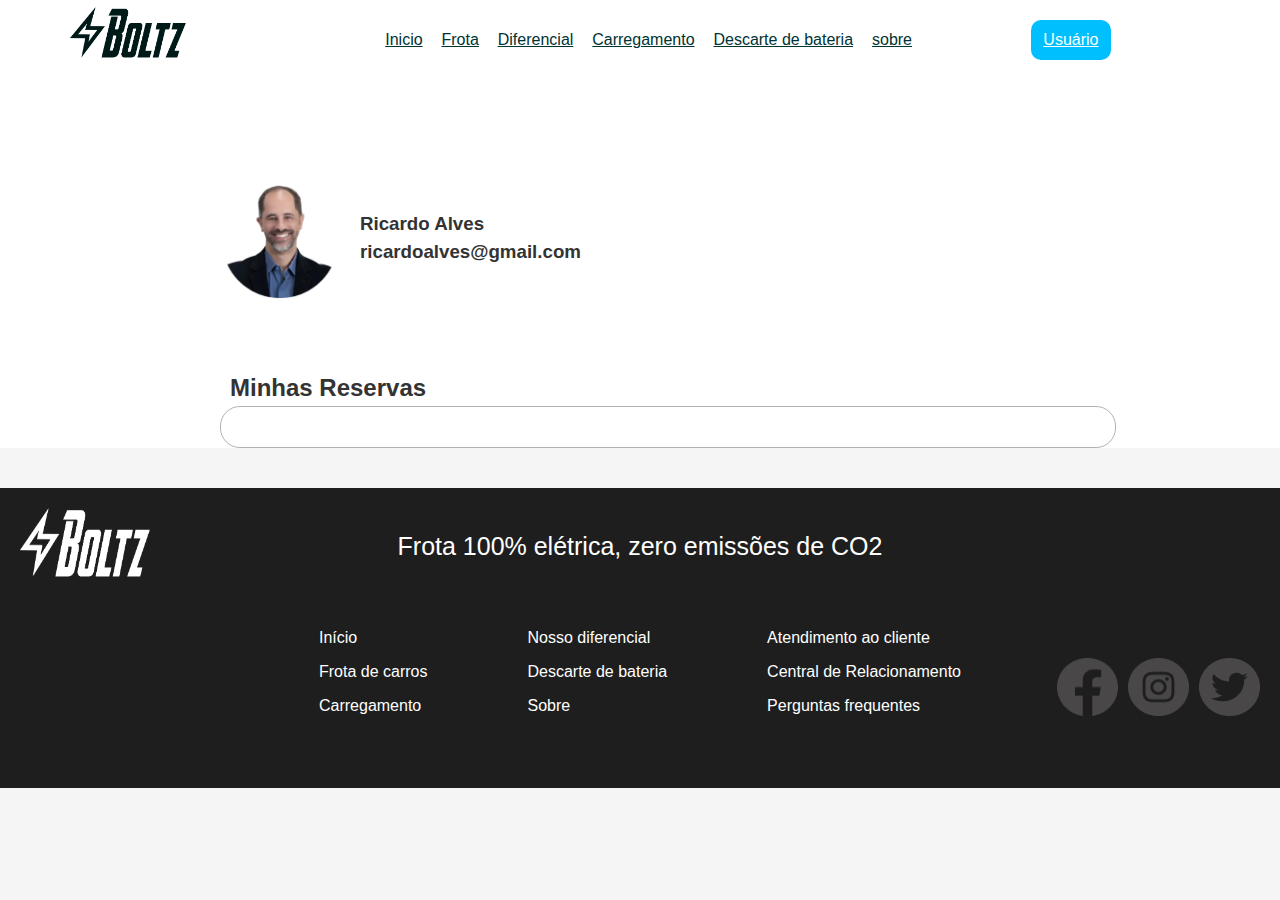
<file: usuario2.html>
<!DOCTYPE html>
<html lang="en">

<head>
    <meta charset="UTF-8">
    <meta name="viewport" content="width=device-width, initial-scale=1.0">
    <link rel="stylesheet" href="css/usuario.css">
    <title>Boltz</title>
</head>

<body>
    <main>
        <header>
            <div id="logo">
                <a href="index.html"><img src="imagem/LOGO-BOLTZ.png" /></a>
            </div>
            <nav class="navbar">
                <div class="navegation">
                    <a href="index.html">Inicio</a>
                    <a href="uc2-frota.html">Frota</a>
                    <a href="diferencial.html">Diferencial</a>
                    <a href="pontosCarregamento.html">Carregamento</a>
                    <a href="recicle.html">Descarte de bateria</a>
                    <a href="sobre.html">sobre</a>
                    <div class="login"><a href="usuario.html">Usuário</a></div>
                    </div>
            </nav>
        </header>

        <div id="imagem-usuario">
            <img src="imagem/ricardo.png" alt="" width="120px">
            <h3>Ricardo Alves <br>
                ricardoalves@gmail.com</h3>
        </div>

        <div class="historico">
            <h2>Minhas Reservas</h2>
        </div>
        <div class="alugado">
        </div>
    </main>
    <footer>
        <div class="logo">
         <img src="imagem/LOGO-BOLTZ2.png" alt="Boltz Logo">
     </div>
   
       <div class="banner">
           Frota 100% elétrica, zero emissões de CO2
       </div>
   
       <div class="footer-grupo">
           <div class="footer-texto">
               <a href="#">Início</a>
               <a href="#">Frota de carros</a>
               <a href="#">Carregamento</a>
           </div>
           <div class="footer-texto">
               <a href="#">Nosso diferencial</a>
               <a href="#">Descarte de bateria</a>
               <a href="#">Sobre</a>
           </div>
           <div class="footer-texto">
               <a href="#">Atendimento ao cliente</a>
               <a id="central" href="#">Central de Relacionamento</a>
               <a id="perguntas" href="#">Perguntas frequentes</a>
           </div>
       </div>
   
       <div class="social">
           <img id="icon1" src="imagem/face_cinza.png" alt="">
           <img id="icon2" src="imagem/insta_cinza.png" alt="">
           <img id="icon3" src="imagem/twitter_cinza.png" alt="">
       </div>
   </footer>
   <div vw class="enabled">
    <div vw-access-button class="active"></div>
    <div vw-plugin-wrapper>
    <div class="vw-plugin-top-wrapper"></div>
    </div>
</div>
<script src="https://vlibras.gov.br/app/vlibras-plugin.js"></script>
<script>
new window.VLibras.Widget('https://vlibras.gov.br/app');
</script>
</div>
</body>

</html>
</file>
<file: css/aluguel.css>
@import url('https://fonts.googleapis.com/css2?family=Inter:wght@300;400;500;600;700&display=swap');
* {
  margin: 0;
  padding: 0;
  box-sizing: border-box;
  font-family: 'Inter', sans-serif;
}

main {
  width: 100%;
  background-color: #fff;
}

body {
  background-color: #f5f5f5;
  color: #333;
  line-height: 1.5;
  width: 100%;
}

header{
  width: 100%;
  height: 80px;
  display: flex;
  justify-content: space-around;
  align-items: center;
  flex-direction: row;
}
.navbar{
  width: 100%;
}
#logo{
  width: 200px;
  height: 80px;
  display: flex;
  margin-right: 50px;
  justify-content: start;
  align-items: center;
}
#logo img{
  width: 70%;
  height: 70%;
  margin-left: 70px;
  cursor: pointer;
} 
.navegation{
  width: 70%;
  margin: auto;
  height: 40px;
  display: flex;
  justify-content: space-around;
  align-items: center;
}
.navegation a{
  color: #003334;
}
.login{
  position: relative;
  display: flex;
  justify-content: center;
  align-items: center;
  border-radius: 10px;
  width: 80px;
  height: 40px;
  background-color: #00BFFF;
  text-align: center;
  margin-left: 100px  ;
}
.login a{
  color: white;
}
.conteudo {
  max-width: 100%px;
  margin: 0 auto;
  padding: 20px;
  display: grid;
  grid-template-columns: 1fr 2fr;
  grid-gap: 20px;
}
.secao-carro {
  grid-column: 1;
  text-align: center;
  margin-bottom: 20px;
}
.imagem-carro {
  width: 100%;
  max-width: 220px;
  margin-bottom: 10px;
}
.tipo-carro {
  font-size: 16px;
  color: #666;
  margin-bottom: 4px;
}
.nome-carro {
  font-size: 22px;
  font-weight: 600;
  margin-bottom: 15px;
}
/* Card de aluguel */
.cartao-aluguel {
  grid-column: 1;
  background-color: white;
  border-radius: 8px;
  box-shadow: 0 2px 6px rgba(0, 0, 0, 0.1);
  overflow: hidden;
}
.secao {
  padding: 12px 16px;
  border-bottom: 1px solid #f0f0f0;
}
/* Títulos de seções com cor azul */
.titulo-retirada, .titulo-devolucao, .titulo-diaria, .titulo-protecao {
  color: #00b0f0;
  font-weight: 600;
  font-size: 16px;
  margin-bottom: 4px;
}
.titulo-autorizacao {
  color: #00b0f0;
  font-size: 14px;
  margin-bottom: 8px;
}
.dados-secao {
  font-size: 14px;
  margin-bottom: 2px;
}
.linha {
  display: flex;
  justify-content: space-between;
  margin-bottom: 4px;
  font-size: 14px;
}
.coluna {
  flex: 1;
}
.coluna-direita {
  flex: 1;
  text-align: right;
}
.secao-total {
  display: flex;
  justify-content: space-between;
  align-items: center;
  padding: 16px;
  background-color: #00b0f0;
  color: white;
}
.rotulo-total {
  font-size: 14px;
  font-weight: 400;
}
.valor-total {
  font-size: 20px;
  font-weight: 600;
}

/*Formulario de pagamento*/

.modal {
  position: fixed;
  padding: 0;
  left: 0;
  top: 0;
  width: 100%;
  height: 100%;
  display: flex;
  align-items: center;
  justify-content: center;
  background-color: rgba(0, 0, 0, 0.5);
  transform: scale(1.1);
  opacity: 0;
  visibility: hidden;
  transition: visibility 0.25s ease-in-out, transform 0.25s ease-in-out, opacity 0.25s ease-in-out;
}

.modal-content {
  background-color: #fff;
  border-radius: 10px;
  width: 900px;
  height: 97%;
  overflow-y: auto;
  padding-bottom: 60px; /* Adiciona espaço para o botão */
}

.show-modal {
  opacity: 1;
  visibility: visible;
  transform: scale(1.0);
}

.modal h3 {
  width: 100%;
  height: 40px;
  font-size: 25px;
  text-align: center;
  background-color: #0088cc;
  color: #f5f5f5;
  border-top-right-radius: 10px;
  border-top-left-radius: 10px;
  margin: 0;
  padding: 10px 0;
  box-sizing: border-box;
}

.modal .dados-pessoais h2 {
  font-size: 23px;
  margin-bottom: 20px;
}

.dados-pessoais {
  width: 90%;
  margin: 30px auto 0;
  padding: 0;
}

input, select, button {
  border-radius: 5px;
}

/* Layout do formulário em duas colunas */
form {
  display: flex;
  flex-wrap: wrap;
  justify-content: space-between;
}

.campo {
  margin-bottom: 1.5em;
  width: 48%;
}

.campo label {
  margin-bottom: 0.2em;
  display: block;
  font-size: 19px;
  width: 100%;
}

.campo input {
  padding: 0.5em;
  display: block;
  width: 100%;
  box-sizing: border-box;
}

.campo input:focus, .campo select:focus, .campo textarea:focus {
  background-color: #E0E0E0;
}

.botao {
  font-size: 1.2em;
  border: 0;
  padding: 0.5em 1.5em;
  box-shadow: 2px 2px 2px rgba(0, 0, 0, 0.2);
  text-shadow: 1px 1px 1px rgba(0, 0, 0, 0.5);
  position: absolute;
  bottom: 20px;
  left: 50%;
  transform: translateX(-50%);
  background-color: #0088cc;
  color: white;
  cursor: pointer;
}

.check {
  display: inline-block;
  display: flex;
  width: 100%;
  flex-direction: column;
}

.check input {
  margin: 5px;
  flex-direction: column;
}
.check h2 {
  margin-bottom: 20px;
}

#hora {
  display: flex;
  margin-bottom: 10px;
  font-size: 20px;
  margin-top: 30px;
}

#opcoes {
  display: flex;
  margin-top: 15px;
  font-size: 20px;
}

.pagamento img {
  margin: 0px 0px 0px 10px;
}

.check label {
  border-radius: 5px;
}

.campo select:focus {
  background-color: #f0f0f0;
}

#voo {
  height: 30px;
}

.numero{
  display: flex;
  flex-direction: column;
  margin-top: 30px;
  font-size: 19px; 
}

.numero label {
  margin-bottom: 0.2em;
  display: block;
  font-size: 20px;
  width: 100%;
}

.numero input {
  padding: 0.5em;
  display: block;
  width: 100%;
  box-sizing: border-box;
}

.dados {
  display: flex;
  flex-direction: column;
  margin-top: 15px;
  font-size: 20px;
  margin-bottom: 20px;
}

.cartao{
  display: flex;
  flex-direction: column;
  margin-top: 15px;
  font-size: 19px;
}

.cartao label {
  margin-bottom: 0.2em;
  display: block;
  font-size: 19px;
  width: 100%;
}

.cartao input {
  padding: 0.5em;
  display: block;
  width: 100%;
  box-sizing: border-box;
}

.credito {
  display: flex;
  align-items: center;
  justify-content: space-between;
  max-width: 600px;
}

.cartao {
  border: 1px solid #000;
  padding: 15px;
  border-radius: 5px;
  display: grid;
  grid-template-columns: 1fr 1fr;
  gap: 15px;
  width: 90%;
}

.cartao input {
  padding: 8px;
  font-size: 14px;
  border: 1px solid #ccc;
  border-radius: 4px;
  width: 100%;
}

.termos {
  display: flex;
  flex-direction: column;
  align-items: start;
  margin-top: 15px;
}

.reserva {
  background-color: #00b0f0;
  color: white;
  padding: 10px 20px;
  border: none;
  border-radius: 5px;
  font-size: 16px;
  cursor: pointer;
  margin-top: 10px;
}

.reserva:hover {
  background-color: #fff;
  color: #00b0f0;
}

.voltar {
  background-color: #0088cc;
  color: #ffffff;
  padding: 10px 20px;
  border: none;
  border-radius: 5px;
  font-size: 16px;
  cursor: pointer;
  margin-top: 10px;
}

.voltar:hover {
  background-color: #fff;
  color: #0088cc;
}

.botao-formulario .reserva {
  margin-right: 590px;
}

.termos a {
  color: #000;
  font-size: 12px;
  text-decoration: none;
}

.termos label {
  display: flex;
  align-items: center;
  font-size: 14px;
}

.termos input {
  margin-right: 5px;
}

.botao-confirmar {
  background-color: #0088cc;
  color: white;
  border: none;
  border-radius: 4px;
  padding: 8px 16px;
  font-size: 14px;
  font-weight: 500;
  cursor: pointer;
}
.botao-confirmar:hover{
  background-color: #fff;
  color: #0088cc;
}

.botao-voltar{
  background-color: #f5f5f5;
  color: #0088cc;
  border: none;
  border-radius: 4px;
  padding: 8px 16px;
  font-size: 14px;
  font-weight: 500;
  cursor: pointer;
}

.botao-voltar:hover{
  background-color: #0088cc;
  color: #f5f5f5;
}

.secao-autorizacao {
  padding: 12px 16px;
  font-size: 12px;
  color: #666;
}
.secao-protecoes {
  grid-column: 2;
  grid-row: 1 / span 2;
}
.secao-protecoes h2 {
  font-size: 20px;
  margin-bottom: 8px;
  margin-left: 25px;
}
.secao-protecoes p {
  font-size: 17px;
  color: #666;
  margin-bottom: 20px;
  margin-left: 25px;
}
.cartoes-protecao {
  display: flex;
  gap: 20px;
  margin-bottom: 30px;
}
.cartao-protecao {
  flex: 1;
  background-color: white;
  border-radius: 8px;
  box-shadow: 0 2px 6px rgba(0, 0, 0, 0.1);
  overflow: hidden;
  padding: 16px;
  margin-left: 30px;
}
.cabecalho-protecao {
  margin-bottom: 15px;
}
.cabecalho-protecao h3 {
  font-size: 18px;
  color: #00b0f0;
  margin-bottom: 4px;
}
.preco-protecao {
  font-size: 14px;
  color: #666;
}
.recursos-protecao {
  margin-bottom: 20px;
}

.recurso-protecao {
  font-size: 17px;
  margin-bottom: 8px;
  position: relative;
  padding-left: 20px;
}
.recurso-protecao:before {
  position: absolute;
  left: 0;
  color: #00b0f0;
}
/* Botões específicos */
.botao-selecionar {
  width: 100%;
  padding: 10px;
  border: none;
  border-radius: 4px;
  color: white;
  font-weight: 500;
  cursor: pointer;
}
.botao-selecionar {
  background-color: #00b0f0;
}

.secao-cores {
  width: 800px;
}
.secao-cores h2 {
  font-size: 20px;
  margin-bottom: 15px;
}
.opcoes-cores {
  display: flex;
  gap: 25px;
}
.opcao-cor{
  width: 420px;
  height: auto;
  border-radius: 8px;
  overflow: hidden;
  cursor: pointer;
}
.opcao-cor {
  border: 2px solid transparent;
}
.imagem-cor {
  width: 100%;
  height: 100%;
  object-fit: cover;
}

/* Footer */

footer {
  background-color: #1E1E1E;
  color: white;
  width: 100%;
  height: 300px;
}

.banner {
  text-align: center;
  padding: 40px;
  color: white;
  font-size: 25px;
}

.footer-grupo {
  display: flex;
  justify-content: center;
  gap: 100px;
  padding: 20px;
}

.footer-texto a {
  color: white;
  text-decoration: none;
  display: block;
  margin-bottom: 10px;
}

#central:hover{
  color: #0088cc;
}

#perguntas:hover {
  color: #0088cc;
}

.logo {
  position: absolute;
  margin-top: 20px;
  left: 20px;
  display: flex;
  align-items: center;
}

.logo img {
  width: 130px;
  height: 80px;
  margin-right: 10px;
}

.social {
  position: absolute;
  top: 1060px;
  right: 70px;
  display: flex;
  gap: 10px;
}

@media (max-width: 768px) {
  * {
    font-size: 14px;
  }

  header {
    height: 300px;
    flex-direction: column;
    justify-content: center;
    text-align: center;
  }

  #logo {
    width: 100px;
    height: auto;
    margin: 0;
  }

  #logo img {
    width: 80%;
    height: auto;
  }

  .navegation {
    width: 100%;
    flex-direction: column;
    height: auto;
    margin-top: 10px;
  }

  .navegation a {
    font-size: 14px;
    margin: 5px 0;
  }

  .conteudo {
    display: flex;
    flex-direction: column;
    padding: 10px;
  }

  .banner {
    margin-top: 100px;
  }

  .secao-carro,
  .cartao-aluguel {
    grid-column: auto;
    width: 100%;
  }

  .imagem-carro {
    max-width: 250px;
  }

  .modal-content {
    width: 90%;
    height: 90%;
    padding-bottom: 50px;
  }

  .campo {
    width: 100%;
  }

  .cartao {
    grid-template-columns: 1fr;
    width: 100%;
    padding: 10px;
  }

  .credito {
    flex-direction: column;
    align-items: flex-start;
    max-width: 100%;
  }

  .termos {
    align-items: flex-start;
  }

  .botao {
    font-size: 1em;
    padding: 10px;
    width: 90%;
    bottom: 10px;
  }

  .secao-cores {
    width: 100%;
  }

  .opcoes-cores {
    flex-direction: row;
    gap: 15px;
    align-items: center;
  }

  .opcao-cor {
    width: 30%;
  }

  footer {
    height: auto;
    padding: 20px 0;
    text-align: center;
  }

  .footer-grupo {
    flex-direction: column;
    gap: 20px;
  }

  .footer-texto a {
    font-size: 14px;
  }

  .social {
    top: 2100px;
  }
}
</file>
<file: css/diferencial.css>
*{text-decoration: none;}

body{
  width: 100%;
  height: auto;
}
header{
  width: 100%;
  height: 80px;
  display: flex;
  justify-content: space-around;
  align-items: center;
  flex-direction: row;
}
.navbar{
  width: 100%;
}
#logo{
  width: 190px;
  height: 80px;
  display: flex;
  margin-right: 50px;
  justify-content: start;
  align-items: center;
}
#logo img{
  width: 70%;
  height: 70%;
  margin-left: 70px;
  cursor: pointer;
} 
.navegation{
  width: 70%;
  margin: auto;
  height: 40px;
  display: flex;
  justify-content: space-around;
  align-items: center;
}
.navegation a{
  color: #003334;
}
.login{
  position: relative;
  display: flex;
  justify-content: center;
  align-items: center;
  border-radius: 10px;
  width: 80px;
  height: 40px;
  background-color: #00BFFF;
  text-align: center;
  margin-left: 100px;
}
.login a{
  color: white;
}

.direitaD1{
    position: relative;
    width: 1300px;
    height: 300px;
    margin: 30px 250px;
    border-radius: 20px;
    display: flex;
    justify-content: flex-start;
    flex-direction: column;
    text-align: center;
    background: -webkit-gradient(linear, left top, right top, from(#00CCCB), to(#278d8b));
    color: #fafafa;
    font-size: 20px;
}

#direitaD{
    margin-left: 210px;
}
#paraDireitaD{
  margin-left: 400px;
  margin-right: 150px;
}

#autonomaD{
    position: absolute;
    z-index: 1;
    margin-left: 150px;
    margin-top: 50px;
    height: 250px;
    width: 400px;
}

.esquerdaD{
    position: relative;
    width: 85%;
    height: 300px;
    margin: 30px -100px;
    border-radius: 20px;
    display: flex;
    justify-content: flex-start;
    flex-direction: column;
    text-align: center;
    background: -webkit-gradient(linear, left top, right top, from(#00CCCB), to(#278d8b));
    color: #fafafa;
    font-size: 25px;
}

#esquerdaTD{
    margin-left: -320px;
}
#paraEsquerdaD{
  margin-left: 100px;
  margin-right: 400px;
}

#solarD{
    position: absolute;
    z-index: 1;
    margin-left: 850px;
    height: 250px;
    width: 400px;
    margin-top: 30px;
}

.direitaD2{
    position: relative;
    width: 85%;
    height: 300px;
    margin: 30px 250px;
    border-radius: 20px;
    display: flex;
    justify-content: flex-start;
    flex-direction: column;
    text-align: center;
    background: -webkit-gradient(linear, left top, right top, from(#00CCCB), to(#278d8b));
    color: #fafafa;
    font-size: 25px;
}

#direitaD{
    margin-left: 210px;
}
#paraDireitaD{
  margin-left: 400px;
  margin-right: 150px;
}

#eletricoD{
    position: absolute;
    z-index: 1;
    margin-top: 20px;
    margin-left: 150px;
    height: 250px;
    width: 400px;
}

footer {
  background-color: #1E1E1E;
  color: white;
  width: 100%;
  height: 300px;
}

.banner {
  text-align: center;
  padding: 40px;
  color: white;
  font-size: 25px;
}

.footer-grupo {
  display: flex;
  justify-content: center;
  gap: 100px;
  padding: 20px;
}

.footer-texto a {
  color: white;
  text-decoration: none;
  display: block;
  margin-bottom: 10px;
}

#central:hover{
  color: #0088cc;
}

#perguntas:hover {
  color: #0088cc;
}

.logo {
  position: absolute;
  margin-top: 20px;
  left: 20px;
  display: flex;
  align-items: center;
}

.logo img {
  width: 130px;
  height: 80px;
  margin-right: 10px;
}

.social {
  position: absolute;
  top: 1150px;
  right: 20px;
  display: flex;
  gap: 10px;
}

h1, h2, div{
  font-family: inter;
}
p{
  font-family: inter;
  font-size: 15px;
}
@font-face{
  font-family: inter;
  src:url(../fonte/Inter-VariableFont_opsz\,wght.ttf)
}



  @media screen and (max-width: 768px) {
    header {
        flex-direction: column;
        height: auto;
        padding: 10px;
    }
    #logo{
      width: 35%;
  }
  .navegation{
    width: 85%;
    flex-wrap: wrap;
    padding: 18px;
  }

  .login{
    align-items: center;
    right: 35px;
  }
    .direitaD1, .esquerdaD, .direitaD2 {
        width: 90%;
        margin: 20px auto;
        padding: 10px;
    }
    #paraDireitaD, #paraEsquerdaD {
        margin: 10px auto;
        max-width: 90%;
    }
    #autonomaD, #solarD, #eletricoD {
       display: none;
    }

   #esquerdaTD{
    margin-left: 30px;
   }

   #direitaD, #direitaD2{
    margin-right: 210px;
   }
   .principalFD, #footerD2 {
        flex-direction: column;
    }

    .social{
      display: none;
    }

    .banner{
      font-size: 19px;
      margin-left: 60px;
    }
}
</file>
<file: css/pontosCarregamento.css>
*{text-decoration: none;}

body{
  width: 100%;
  height: auto;
}
header{
  width: 100%;
  height: 80px;
  display: flex;
  justify-content: space-around;
  align-items: center;
  flex-direction: row;
}
.navbar{
  width: 100%;
}
#logo{
  width: 190px;
  height: 80px;
  display: flex;
  margin-right: 50px;
  justify-content: start;
  align-items: center;
}
#logo img{
  width: 70%;
  height: 70%;
  margin-left: 70px;
  cursor: pointer;
} 
.navegation{
  width: 70%;
  margin: auto;
  height: 40px;
  display: flex;
  justify-content: space-around;
  align-items: center;
}
.navegation a{
  color: #003334;
}
.login{
  position: relative;
  display: flex;
  justify-content: center;
  align-items: center;
  border-radius: 10px;
  width: 80px;
  height: 40px;
  background-color: #00BFFF;
  text-align: center;
  margin-left: 100px;
}
.login a{
  color: white;
}

#tituloP{
    position: relative;
    height: 50px;
    width: 100%;
    text-align: center;


}

#identificarP{
    position: relative;
    margin-left: 1.6%;
    height: 35px;
    width: 99%;
    background-color: #27A3DF;
    text-align: center;
    border-radius: 10px;
    font-weight: normal;
    color: #fafafa;
}

.pontosP{
    position: relative;
    display: flex;
    flex-direction: row;
    justify-content: space-around;
    align-items: center;
    padding: 4%;
}

#ponto1{
    background-image: url(../imagem/carro-eletrico.png);
    background-repeat: no-repeat;
    background-position: center;
    background-size: 100px 100px;
    height: 100px;
    width: 100px;
    margin-left: 44%;
}


#ponto2{
    background-image: url(../imagem/carregador-eletrico.png);
    background-repeat: no-repeat;
    background-position: center;
    background-size: 100px 100px;
    height: 100px;
    width: 100px;
    margin-left: 40%;
}

#ponto3{
    background-image: url(../imagem/carro.png);
    background-repeat: no-repeat;
    background-position: center;
    background-size: 90px 100px;
    height: 90px;
    width: 100px;
    margin-left: 40%;
}
.postoConhecerP{
    text-align: center;
    margin:15px 15px;
    font-size: 18px;
}

.mapaP{
   position: relative;
   margin-left: 70px;
}

.valorP{
    position: relative;
    margin-left: 25px;
    height: 240px;
    width: 99%;
    background-color: #27A3DF;
    border-radius: 10px;
    font-weight: normal;
    margin: 30px;
}

#valorTabelaP{
    text-align: center;
    margin-right: 40px;
    padding: 1%;
    color: #fafafa;
}

#valor1P{
    margin-left: 5%;
    color: #fafafa;
    font-size: 20px;
}

.listaP{
    display: flex;
    gap: 1em;
    padding: 50px;
    font-weight: bold;
}

.itemP{
    width: 460px;
    height: 480px;
    position: relative;
    overflow: hidden;
    transition: 1s;
}

.fotoP{
    width: 100%;
    height: 100%;
    border-radius: 20px;
}

.paraP{
    color: black;
    width: 80%;
    position: absolute;
    top: 100%;
    left: 50%;
    transform: translate(-50%, -50%);
    transition: 1s;
    opacity: 0;
    font-size: 18px;
    text-align: center;
    text-decoration: solid;
    background-color: rgba(255, 255, 255, 0.9);
    border-radius: 15px;
}

.itemP:hover{
    transform: scale(1.05);

}

.itemP:hover .paraP{
    opacity: 1;
    top: 50%;
}

.listaP:hover .itemP:not(:hover){
    filter: blur(5px);
}

footer {
    background-color: #1E1E1E;
    color: white;
    width: 100%;
    height: 300px;
  }
  
  .banner {
    text-align: center;
    padding: 40px;
    color: white;
    font-size: 25px;
  }
  
  .footer-grupo {
    display: flex;
    justify-content: center;
    gap: 100px;
    padding: 20px;
  }
  
  .footer-texto a {
    color: white;
    text-decoration: none;
    display: block;
    margin-bottom: 10px;
  }
  
  #central:hover{
    color: #0088cc;
  }
  
  #perguntas:hover {
    color: #0088cc;
  }
  
  .logo {
    position: absolute;
    margin-top: 20px;
    left: 20px;
    display: flex;
    align-items: center;
  }
  
  .logo img {
    width: 130px;
    height: 80px;
    margin-right: 10px;
  }
  
  .social {
    position: absolute;
    top: 260%;
    right: 80px;
    display: flex;
    gap: 10px;
  }

  h1, h2, p, div{
    font-family: inter;
  }

  @font-face{
    font-family: inter;
    src:url(../fonte/Inter-VariableFont_opsz\,wght.ttf)
  }


@media screen and (max-width: 768px) {
    header {
        flex-direction: column;
        height: auto;
        padding: 10px;
    }
    #logo{
        width: 35%;
    }
    .navegation{
      width: 85%;
      flex-wrap: wrap;
      padding: 18px;
    }

    .login{
      align-items: center;
      right: 35px;
    }

    .pontosP, .listaP {
        width: 80%;
        margin: 20px auto;
        padding: 10px;
        flex-direction: column;
        align-items: center;
    }
    
    #ponto1, #ponto2, #ponto3{
        display: none;
    }

    .mapaP{
       display: flex;
       justify-content: center;
       align-items: center;
       margin-left: 5px;
    }

    .social{
      display: none;
    }

    .banner{
      font-size: 19px;
      margin-left: 60px;
    }
}
</file>
<file: css/sobre.css>
@import url('https://fonts.googleapis.com/css2?family=Inter:ital,opsz,wght@0,14..32,100..900;1,14..32,100..900&family=Yanone+Kaffeesatz:wght@200..700&display=swap');
* {
  margin: 0;
  padding: 0;
  box-sizing: border-box;
  font-family: inter, sans-serif;
  text-decoration: none;
}


header {
  width: 100%;
  height: 80px;
  display: flex;
  justify-content: space-around;
  align-items: center;
  flex-direction: row;
}

.navbar {
  width: 100%;
}

#logo {
  width: 190px;
  height: 80px;
  display: flex;
  margin-right: 50px;
  justify-content: start;
  align-items: center;
}

#logo img {
  width: 70%;
  height: 70%;
  margin-left: 70px;
  cursor: pointer;
}

.navegation {
  width: 70%;
  margin: auto;
  height: 40px;
  display: flex;
  justify-content: space-around;
  align-items: center;
}

.navegation a {
  color: #003334;
}

.login {
  position: relative;
  display: flex;
  justify-content: center;
  align-items: center;
  border-radius: 10px;
  width: 80px;
  text-decoration: none;
  height: 40px;
  background-color: #00BFFF;
  text-align: center;
  margin-left: 100px;
}

.login a {
  color: white;
}

.integrantes {
    background-color: #fff;
    min-height: 100vh;
    width: 70%;
    margin-left: 16%;
    display: grid;
    grid-template-columns: repeat(3, 1fr);
    gap: 120px 0px; 
    justify-content: center;
    align-content: start;
}

.integrantes h1 {
    grid-column: span 3;
    margin-left: -8%;
    font-size: 3rem;
    color: #333;
    text-align: center;
    margin-bottom: 30px;
}

.integrante {
    text-align: center;
    width: 400px;
}

.integrante p {
    margin-top: 10px;
    font-size: 1.5rem;
    color: #333;
    text-align: center;
}

#ebso, #midori, #cyber, #gustagol, #rafa, #eu {
    width: 200px;
    height: 200px;
    margin: 0 auto;
    background-size: contain;
    background-position: center;
    background-repeat: no-repeat;
    display: flex;
    align-items: center;
    justify-content: center;
}

#ebso { background-image: url(../imagem/ebson.png); }
#midori { background-image: url(../imagem/midore.png); }
#cyber { background-image: url(../imagem/ANDREY.png); }
#gustagol { background-image: url(../imagem/gustavo.png); }
#rafa { background-image: url(../imagem/rafa.png); }
#eu { background-image: url(../imagem/nicholas.png); }

.imagem-topo {
    width: 100%;
    height: 98vh;
    background-image: url(../imagem/bg.png);
    background-size: cover;
    background-position: center;
    background-repeat: no-repeat;
    display: flex;
    justify-content: flex-start;
    align-items: flex-end;
    padding: 20px;
    margin-top: 50px;
}

.imagem-topo h1 {
    font-size: 3.5rem;
    color: #fff;
    text-shadow: 2px 2px 4px #000;
    margin: 0;
}

#mvv {
    background-color: #000;
    display: flex;
    justify-content: space-around;
    align-items: stretch;
    padding: 50px 20px;
    color: #fff;
    text-align: center;
    gap: 20px;
}

#m1, #v1, #v2 {
    flex: 1;
    background-color: #222;
    padding: 20px;
    border-radius: 8px;
    box-shadow: 0px 4px 8px rgba(0, 0, 0, 0.2);
    display: flex;
    flex-direction: column;
    justify-content: center;
    min-height: 150px;
}

h3 {
    margin-bottom: 10px;
    font-size: 1.2rem;
    color: #f5f5f5;
}

#m1 p, #v1 p, #v2 p {
    font-size: 1.2rem;
    line-height: 1.4;
    color: #ddd;
}

footer {
  background-color: #1E1E1E;
  color: white;
  width: 100%;
  height: 300px;
}

.banner {
  text-align: center;
  padding: 40px;
  color: white;
  font-size: 25px;
}

.footer-grupo {
  display: flex;
  justify-content: center;
  gap: 100px;
  padding: 20px;
}

.footer-texto a {
  color: white;
  text-decoration: none;
  display: block;
  margin-bottom: 10px;
}

#central:hover {
  color: #0088cc;
}

#perguntas:hover {
  color: #0088cc;
}

.logo {
  position: absolute;
  margin-top: 20px;
  left: 20px;
  display: flex;
  align-items: center;
}

.logo img {
  width: 130px;
  height: 80px;
  margin-right: 10px;
}

.social {
  position: absolute;
  top: 2010px;
  right: 90px;
  display: flex;
  gap: 10px;
}

.social img {
  width: 70px;
  margin: 0 10px;
}

h1, h2, div {
  font-family: inter;
}

p {
  font-family: inter;
  font-size: 15px;
}



@media (max-width: 768px) {
  header {
      flex-direction: column;
      height: auto;
      padding: 10px;
  }

  #logo {
      width: 150px;
      height: auto;
      margin: 0 auto;
  }

  .navegation {
      flex-direction: column;
      align-items: center;
      width: auto;
      gap: 10px;
  }

  .login {
      margin-left: 0;
      width: 100px;
      height: 35px;
  }

  .hero {
      height: 250px;
      font-size: 2rem;
  }

  .imagem-topo {
      height: 60vh;
      padding: 10px;
      justify-content: center;
      align-items: center;
  }

  .imagem-topo h1 {
      font-size: 2rem;
  }

  .integrantes {
      width: 90%;
      margin-top: 40px;
      margin-left: 0;
      padding-top: 140px;
      grid-template-columns: repeat(2, 1fr);
      gap: 20px;
  }

  .integrante {
      width: 100%;
  }

  #ebso, #midori, #cyber, #gustagol, #rafa, #eu {
      width: 150px;
      height: 150px;
  }

  #mvv {
      flex-direction: column;
      gap: 20px;
      padding: 20px 10px;
  }

  #m1, #v1, #v2 {
      width: 90%;
      margin: 0 auto;
  }
  #t1{
    display: none;
  }
  footer {
      flex-direction: column;
      height: auto;
      padding: 20px;
  }

  .footer-container {
      align-items: center;
  }

  .banner {
      font-size: 18px;
      margin: 20px 0;
      visibility: hidden;
  }

  .footer-links {
      flex-direction: column;
      gap: 10px;
  }

  .social {
      position: static;
      margin-top: 20px;
      justify-content: center;
  }

  .social img {
      width: 40px;
  }
}


@media (max-width: 480px) {
  .navegation a {
      font-size: 0.9rem;
  }

  .login {
      width: 80px;
      font-size: 0.9rem;
  }

  .imagem-topo h1 {
      font-size: 1.5rem;
  }

  .integrantes {
      grid-template-columns: 1fr;
  }

  #t1{
    display: none;
  }

  .integrante p {
      font-size: 1.2rem;
  }

  #m1 p, #v1 p, #v2 p {
      font-size: 1rem;
  }

  .footer-links {
      gap: 5px;
  }

  .social img {
      width: 30px;
  }
}
</file>
<file: css/uc2-frota.css>
@import url('https://fonts.googleapis.com/css2?family=Inter:wght@300;400;500;600;700&display=swap');


body{
    padding: 0;
    margin: 0;
}

main{
    position: relative;
    width: 100%;
    background-color: #f4f4f4;
    height: 100%;
}

header{
    width: 100%;
    height: 80px;
    display: flex;
    justify-content: space-around;
    align-items: center;
    flex-direction: row;
    font-family: 'Inter', sans-serif;
  }
  
  #logo{
    width: 150px;
    height: 80px;
    display: flex;
    margin-right: 50px;
    justify-content: start;
    align-items: center;
  }
  
  #logo img{
    width: 50%;
    height: 50%;
    cursor: pointer;
  }
  
  .navegation{
    width: 650px;
    margin: auto;
    height: 40px;
    display: flex;
    justify-content: space-between;
    align-items: center;
    margin-left: 100px;
  }
  
  .navegation a{
    color: #000000;
    text-decoration: none;
    font-weight: normal;
  }

  .navegation button{
    height: 40px;
    width: 80px;
    border-radius: 5px;
    background-color: #00BFFF;
    border: none;
    color: white;
  }

.search-bar{
    display: flex;
    justify-content: center;
    align-items: center;
    height: 40px;
    width:0;
    border: 2px solid dimgray;
    margin-left: 240px;
    margin-top: -60px;
    border-radius: 40px;
    padding: 10px 20px;
    box-sizing: border-box;
}

.search-bar img{
    width: 60px;
    height: 60px;
    border-radius: 40px;
    margin-left: -5px;
}

.search-bar input{
    width: 100%;
    height: 100%;
    border: none;
    outline: #000;
    font-family: 16px;
    font-weight: 400px;
    background-color: transparent;
    color:black;
}

.search-bar i{
    cursor: pointer;
    font-size: 25px;
    color: aqua;
}

.search-bar:hover{
    width: 400px;
}

#modelos{
 
    width: 700px;
    margin-top: 90px;
    margin-left:400px;
    font-family: 'Inter', sans-serif;   
}


#caixa{
    position: relative;
    width: 100%;
    height: 500px;
    margin-top: 100px;  
}

#caixa_container{
    position: relative;
    width: 100%;
    height: 400px;
    margin: 60px;
    display: flex;
    align-items: center;
    flex-direction: row;
    justify-content: space-between;
    margin-top: 15px;

}


#carros{
    position: relative;
    width: 100%;
    height: 500px;
    background-color: #f4f4f4;
    margin-top: 40px;
}

#caixa_container{
    position: relative;
    width: 96%;
    height: 400px;
    margin: 30px;
    display: flex;
    align-items: center;
    flex-direction: row;
    justify-content: space-around;
    margin-top: -60px;
  
}

.volvo{
    position: relative;
    width: 25%;
    height:450px;
    background-color:white;
    margin-top: 50px;
    border-radius: 25px;
    text-align:center ;
    font-family: 'Inter', sans-serif;
    background-color: #f4f4f4;
    
}

.volvo h3{
    margin-left: 145px;
    margin-top: -43px;  
    color: #0088cc;

}



.dolphin{
    position: relative;
    width: 25%;
    height:450px;
    background-color:white;
    margin-top: 50px;
    border-radius: 35px;
    text-align:center ;
    font-family: 'Inter', sans-serif;
    background-color: #f4f4f4;

}

.dolphin h3{
    margin-left: 130px;
    margin-top: -43px;  
    color: #0088cc;
}

.xiaomi{
    position: relative;
    width: 25%;
    height:450px;
    background-color:white;
    margin-top: 50px;
    border-radius: 35px;
    text-align:center ;
    font-family: 'Inter', sans-serif;
    background-color: #f4f4f4;

}

.xiaomi h3{
    margin-left: 140px;
    margin-top: -43px;  
    color: #0088cc;
}

.mustang{
    position: relative;
    width: 25%;
    height:400px;
    background-color:white;
    margin-top: 50px;
    border-radius: 35px;
    text-align:center ;
    font-family: 'Inter', sans-serif;
    background-color: #f4f4f4;

}

.mustang h3{
    margin-left: 140px;
    margin-top: -43px;  
    color: #0088cc;
}

.sion{
    position: relative;
    width: 25%;
    height:400px;
    background-color:white;
    margin-top: 50px;
    border-radius: 35px;
    text-align:center ;
    margin-left: -30px;
    font-family: 'Inter', sans-serif;
    background-color: #f4f4f4;

}

.sion h3{
    margin-left: 145px;
    margin-top: -43px;  
    color: #0088cc;
}

.desenvolvimento{
    position: relative;
    width: 25%;
    height:400px;
    background-color:white;
    margin-top: 50px;
    border-radius: 35px;
    text-align:center ;
    background-color: #f4f4f4;
    
}


.loading span{
    width: 10px;
    height: 10px ;
    border-radius: 50px;
    margin: 5px;
    display: inline-block;
    background-color: #000;

}

.loading span{
    animation: carregar 0.6s cubic-bezier(0.6, 0.1, 1, 0.4);
    animation-iteration-count: infinite;
    animation-direction: alternate;
}

.loading span:nth-child(2){
    animation-delay: 0.2s ;
}

.loading span:nth-child(1){
    animation-delay: 0.1s ;
}

.loading span:nth-child(3){
    animation-delay: 0.3s ;
}

@keyframes carregar{
    to{
        transform: translateY(50px);
    }
}



.volvo .volvofrente {
    height: 200px;
    width: 350px;
    margin-left: -10px;
    margin-top: -30px;
    position: relative;  
    
}

.volvofrente:hover{
    content: url('../imagem/volvo_tras.png');
}

.volvo h1{
    margin-top: 50px;

}


.dolphin .dolphinlado{
    height: 210px;
    width: 310px;
    margin-top: -20px;
 
}


.dolphinlado:hover{
    content: url('../imagem/dolphin-tras-1-1.png');
    height: 210px;
    width: 310px;
    box-sizing: border-box;
  

}


.xiaomi .xiaomitras{
    height: 200px;
    width: 300px;
    margin-left: 20px;
    margin-top: -10px;
    transition: opacity 0.10s ease-in-out;
    

}

.xiaomitras:hover{
    content: url('../imagem/xiaomi_costas.png');
    transition: opacity 1s ease-in-out;

}


.mustang .mustanglado{
    height: 200px;
    width: 300px;
    margin-left: 5px;
}

.mustanglado:hover{
    content: url('../imagem/mustang-tras.png');
}




.sion .sionlado{
    height: 160px;
    width: 310px;
    margin-left: -10px;
    margin-top: -10px;
    padding: 20px;
}

.sionlado:hover{
    content: url('../imagem/sono-tras.png');
  

}

.desenvolvimento{
    height: 400px;
    width: 351px;
    margin-left: -30px;
    
}

.desenvolvimento h1{
    margin-top: 130px;
    font-family: 'Inter', sans-serif;
  
}


.descricao2{
    margin-top: -20px;
    text-align: start;
}

.preco2{
    text-align: start;
    margin-top: 20px;
}

.explorar2 button{
    border: 2px solid #0088cc;
    height: 50px;
    display: flex;
    text-align: center;
    justify-content: space-around;
    align-items: center;
    margin-top: 20px;
    border-radius: 8px;
    margin-top: 8px;
    width: 340px;
    margin-left: -5px;
}


.descricao{
    text-align: start;
}

.preco{
    text-align: start;
}

.descricao1{
    margin-top: 20px;
    text-align: start;
}

.preco1{
    margin-top: -30px;
    text-align: start;
}

.explorar1 button{
    border: 2px solid #0088cc;
    height: 50px;
    display: flex;
    text-align: center;
    justify-content: space-around;
    align-items: center;
    margin-top: 10px;
    border-radius: 8px;
    width: 340px;
    margin-left: -10px;

}

.explorar1 h1{
    margin-top: 15px;
}

.explorar button{
    border: 2px solid #0088cc;
    height: 50px;
    display: flex;
    text-align: center;
    justify-content: space-around;
    align-items: center;
    border-radius: 8px;
    width: 340px;
    margin-left: -10px;

}

@keyframes anima{
    0%{
        transform: scale(1);
    }
    100%{
        transform: scale(1.05);
    }
}

button:hover{
    animation-name: anima;
    animation-duration: 0.5s;
    animation-timing-function: ease-in-out;
    animation-iteration-count: infinite;
    animation-direction: alternate;
}


footer {
    background-color: #1E1E1E;
    color: white;
    width: 100%;
    height: 300px;
    font-family: 'Inter', sans-serif;
  }
  
  .banner {
    text-align: center;
    padding: 40px;
    color: white;
    font-size: 25px;
  }
  
  .footer-grupo {
    display: flex;
    justify-content: center;
    gap: 100px;
    padding: 20px;
  }
  
  .footer-texto a {
    color: white;
    text-decoration: none;
    display: block;
    margin-bottom: 10px;
  }
  
  #central:hover{
    color: #0088cc;
  }
  
  #perguntas:hover {
    color: #0088cc;
  }
  
  .logo {
    position: absolute;
    margin-top: 20px;
    left: 20px;
    display: flex;
    align-items: center;
  }
  
  .logo img {
    width: 130px;
    height: 80px;
    margin-right: 10px;
  }
  
  .social {
    position: absolute;
    top: 1240px;
    right: 50px;
    display: flex;
    gap: 10px;
  }

  .social img{
    height: 45px;
    width: 45px;
  }


/* Mobile Responsivo */
@media (max-width: 768px) {
    #navegacao {
        display: none; /* Ocultar navegação em dispositivos menores */
    }

    .search-bar {
        width: 80%;
        margin-left: 20px;
        margin-top:px;
    }

    .search-bar img {
        width: 50px;
        height: 50px;
    }

    #modelos {
        width: 100%;
        margin-left: 0;
    }

    #caixa_container {
        flex-direction: column; /* Coloca os cards em coluna */
        justify-content: center;
        margin-top: 20px;
    }

    .volvo,
    .dolphin,
    .xiaomi,
    .mustang,
    .sion,
    .desenvolvimento {
        width: 80%; /* Reduz o tamanho dos cards */
        margin-bottom: 20px;
    }

    .volvo .volvofrente,
    .dolphin .dolphinlado,
    .xiaomi .xiaomitras,
    .mustang .mustanglado,
    .sion .sionlado {
        width: 250px; /* Ajusta a largura das imagens */
        height: 150px;
        margin-top: -10px;
    }

    footer {
        height: auto;
        padding: 20px;
    }

    .footer-grupo {
        flex-direction: column;
        gap: 20px;
    }

    .footer-texto a {
        margin-bottom: 10px;
    }

    .social {
        position: relative;
        top: auto;
        right: auto;
        display: flex;
        gap: 15px;
    }
}
</file>
<file: css/usuario.css>
* {
    margin: 0;
    padding: 0;
    box-sizing: border-box;
    font-family: 'Inter', sans-serif;
  }
  
  main {
    width: 100%;
    background-color: #fff;
  }
  
  body {
    background-color: #f5f5f5;
    color: #333;
    line-height: 1.5;
  }
  
  header{
    width: 100%;
    height: 80px;
    display: flex;
    justify-content: space-around;
    align-items: center;
    flex-direction: row;
  }
  .navbar{
    width: 100%;
  }
  #logo{
    width: 200px;
    height: 80px;
    display: flex;
    margin-right: 50px;
    justify-content: start;
    align-items: center;
  }
  #logo img{
    width: 70%;
    height: 70%;
    margin-left: 70px;
    cursor: pointer;
  } 
  .navegation{
    width: 70%;
    margin: auto;
    height: 40px;
    display: flex;
    justify-content: space-around;
    align-items: center;
  }
  .navegation a{
    color: #003334;
  }
  .login{
    position: relative;
    display: flex;
    justify-content: center;
    align-items: center;
    border-radius: 10px;
    width: 80px;
    height: 40px;
    background-color: #00BFFF;
    text-align: center;
    margin-left: 100px  ;
  }
  .login a{
    color: white;
  }  

  #imagem-usuario {
    width: 500px;
    height: auto;
    display: flex;
    margin-left: 120px;
    flex-direction: row;
  }

  #imagem-usuario img {
    margin-top: 100px;
    margin-left: 100px;
  }

  #imagem-usuario h3 {
    margin-top: 130px;
    display: flex;
    margin-left: 20px;
  }

  .historico h2 {
    margin-top: 70px;
    display: flex;
    margin-left: 230px;
  }

  .alugado {
    border: 1px solid rgba(0, 0, 0, 0.3);
    width: 70%;
    border-radius: 20px;
    padding: 20px;
    margin-left: 220px;
    display: flex;
    justify-content: space-between;
    align-items: center;
    margin-bottom: 40px;
}

.alugado .dados {
    display: flex;
    flex-direction: column;
    gap: 8px;
}

.alugado #imagem-carro {
    display: flex;
    flex-direction: column;
    align-items: center; 
}

.alugado button {
    background-color: #fff;
    width: 200px;
    height: 30px;
    font-size: 21px;
    border-radius: 7px;
    border: 1px solid rgba(0, 0, 0, 0.3);
    cursor: pointer;
}

button:hover{
    background-color: #f0f0f0;
}

.modal {
    position: fixed;
    padding: 0;
    left: 0;
    top: 0;
    width: 100%;
    height: 100%;
    display: flex;
    align-items: center;
    justify-content: center;
    background-color: rgba(0, 0, 0, 0.5);
    transform: scale(1.1);
    opacity: 0;
    visibility: hidden;
    transition: visibility 0.25s ease-in-out, transform 0.25s ease-in-out, opacity 0.25s ease-in-out;
}

.modal-content{
    background-color: #fff;
    padding: 16px 24px;
    width: 384px;
    border-radius: 10px;
}

span{
    float: right;
    width: 24px;
    cursor: pointer;
    background-color: #f5f5f5;
    text-align: center;
    line-height: 24px;
}

span:hover{
    background-color: lightgrey;
}

.show-modal {
    opacity: 1;
    visibility: visible;
    transform: scale(1.0);
}

/* footer */

footer {
  background-color: #1E1E1E;
  color: white;
  position: relative;
  width: 100%;
  height: 300px;
}

.banner {
  text-align: center;
  padding: 40px;
  color: white;
  font-size: 25px;
}

.footer-grupo {
  display: flex;
  justify-content: center;
  gap: 100px;
  padding: 20px;
}

.footer-texto a {
  color: white;
  text-decoration: none;
  display: block;
  margin-bottom: 10px;
}

#central:hover{
  color: #0088cc;
}

#perguntas:hover {
  color: #0088cc;
}

.logo {
  position: absolute;
  margin-top: 20px;
  left: 20px;
  display: flex;
  align-items: center;
}

.logo img {
  width: 130px;
  height: 80px;
  margin-right: 10px;
}

.social {
  position: absolute;
  top: 170px;
  right: 20px;
  display: flex;
  gap: 10px;
}
</file>
